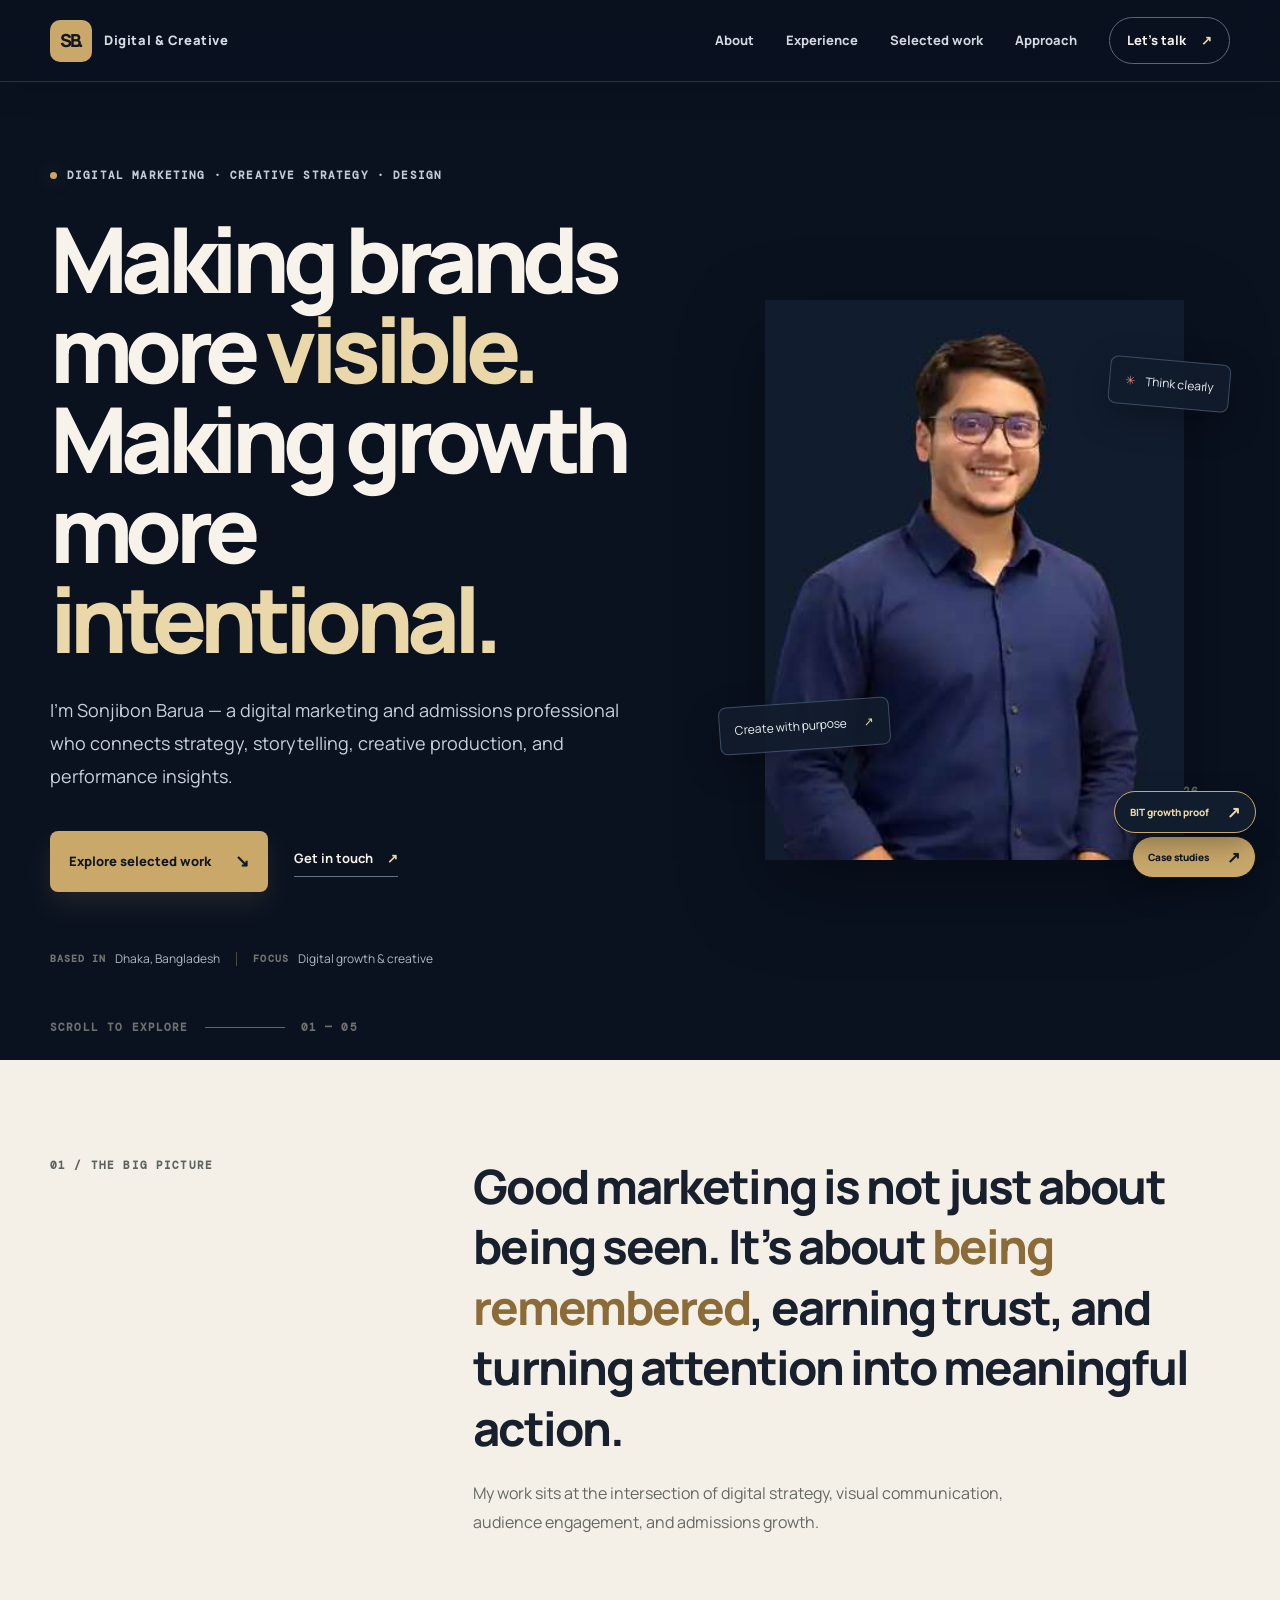
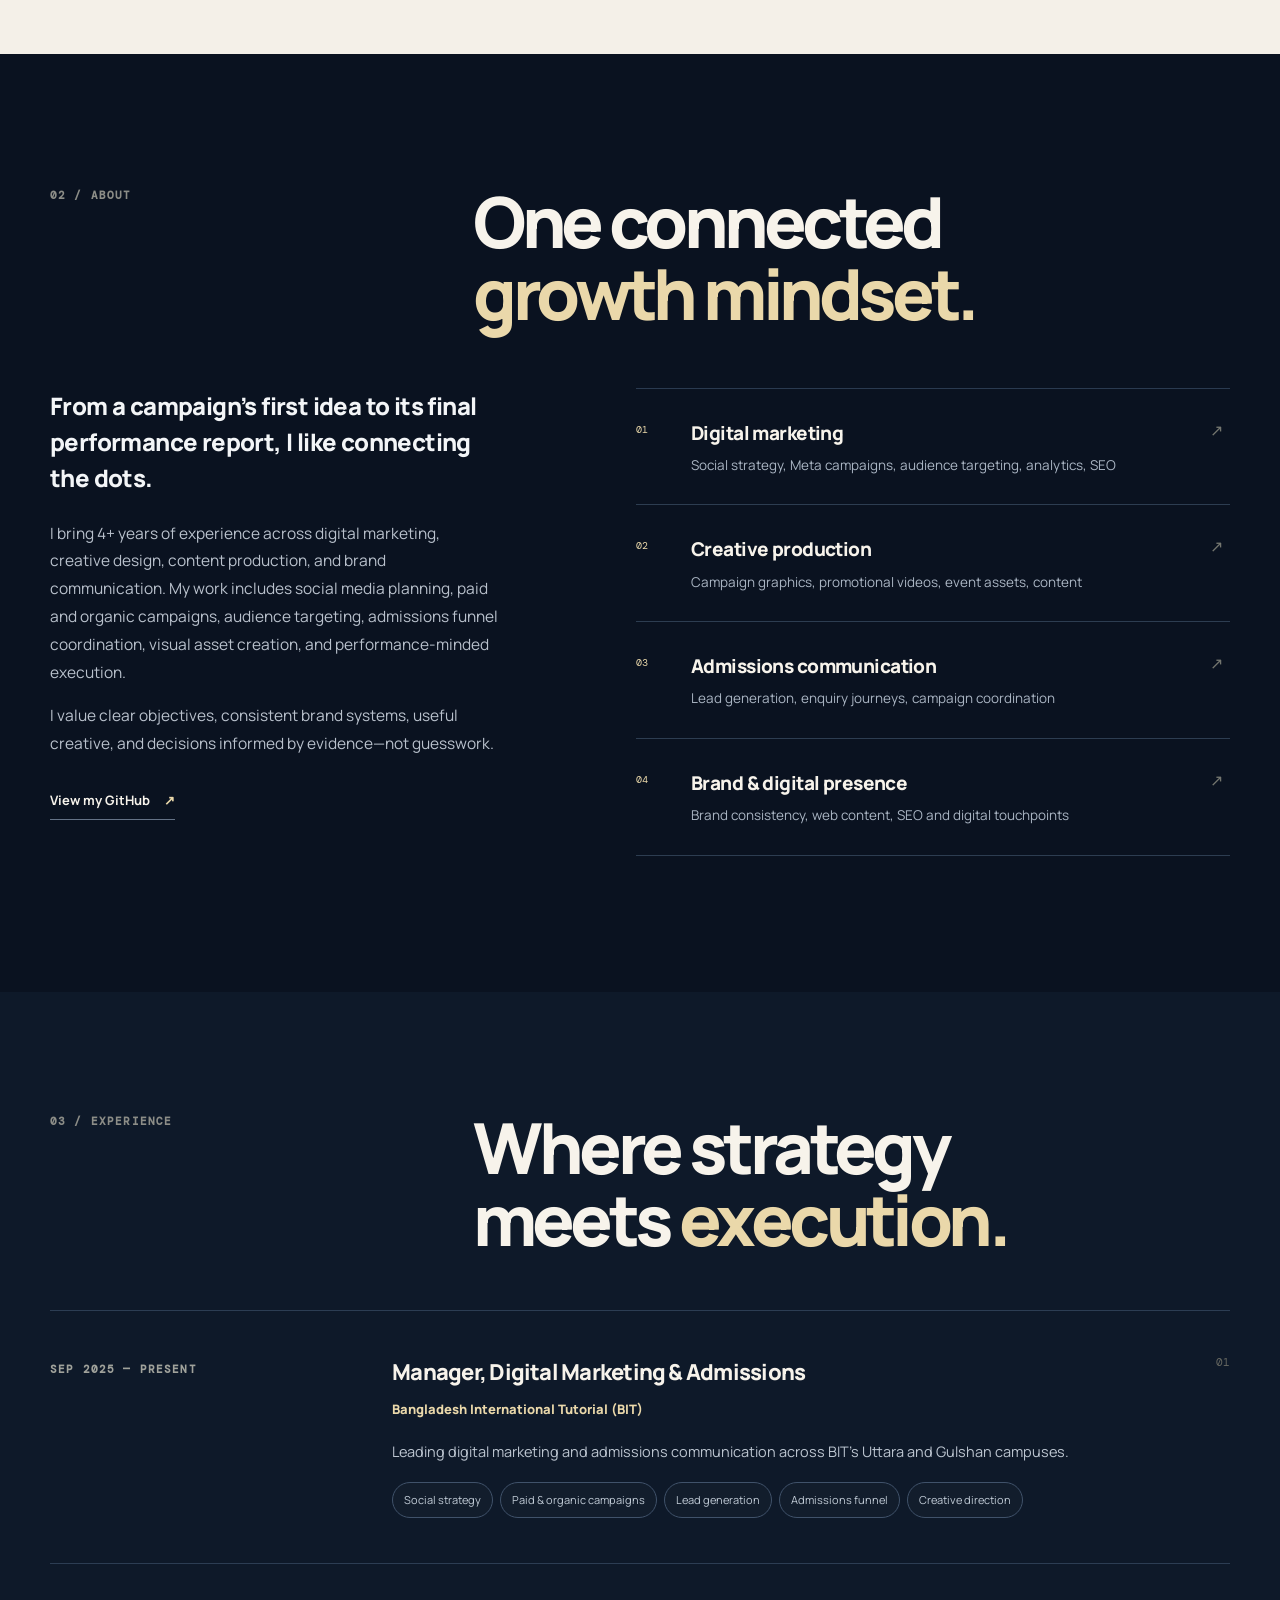
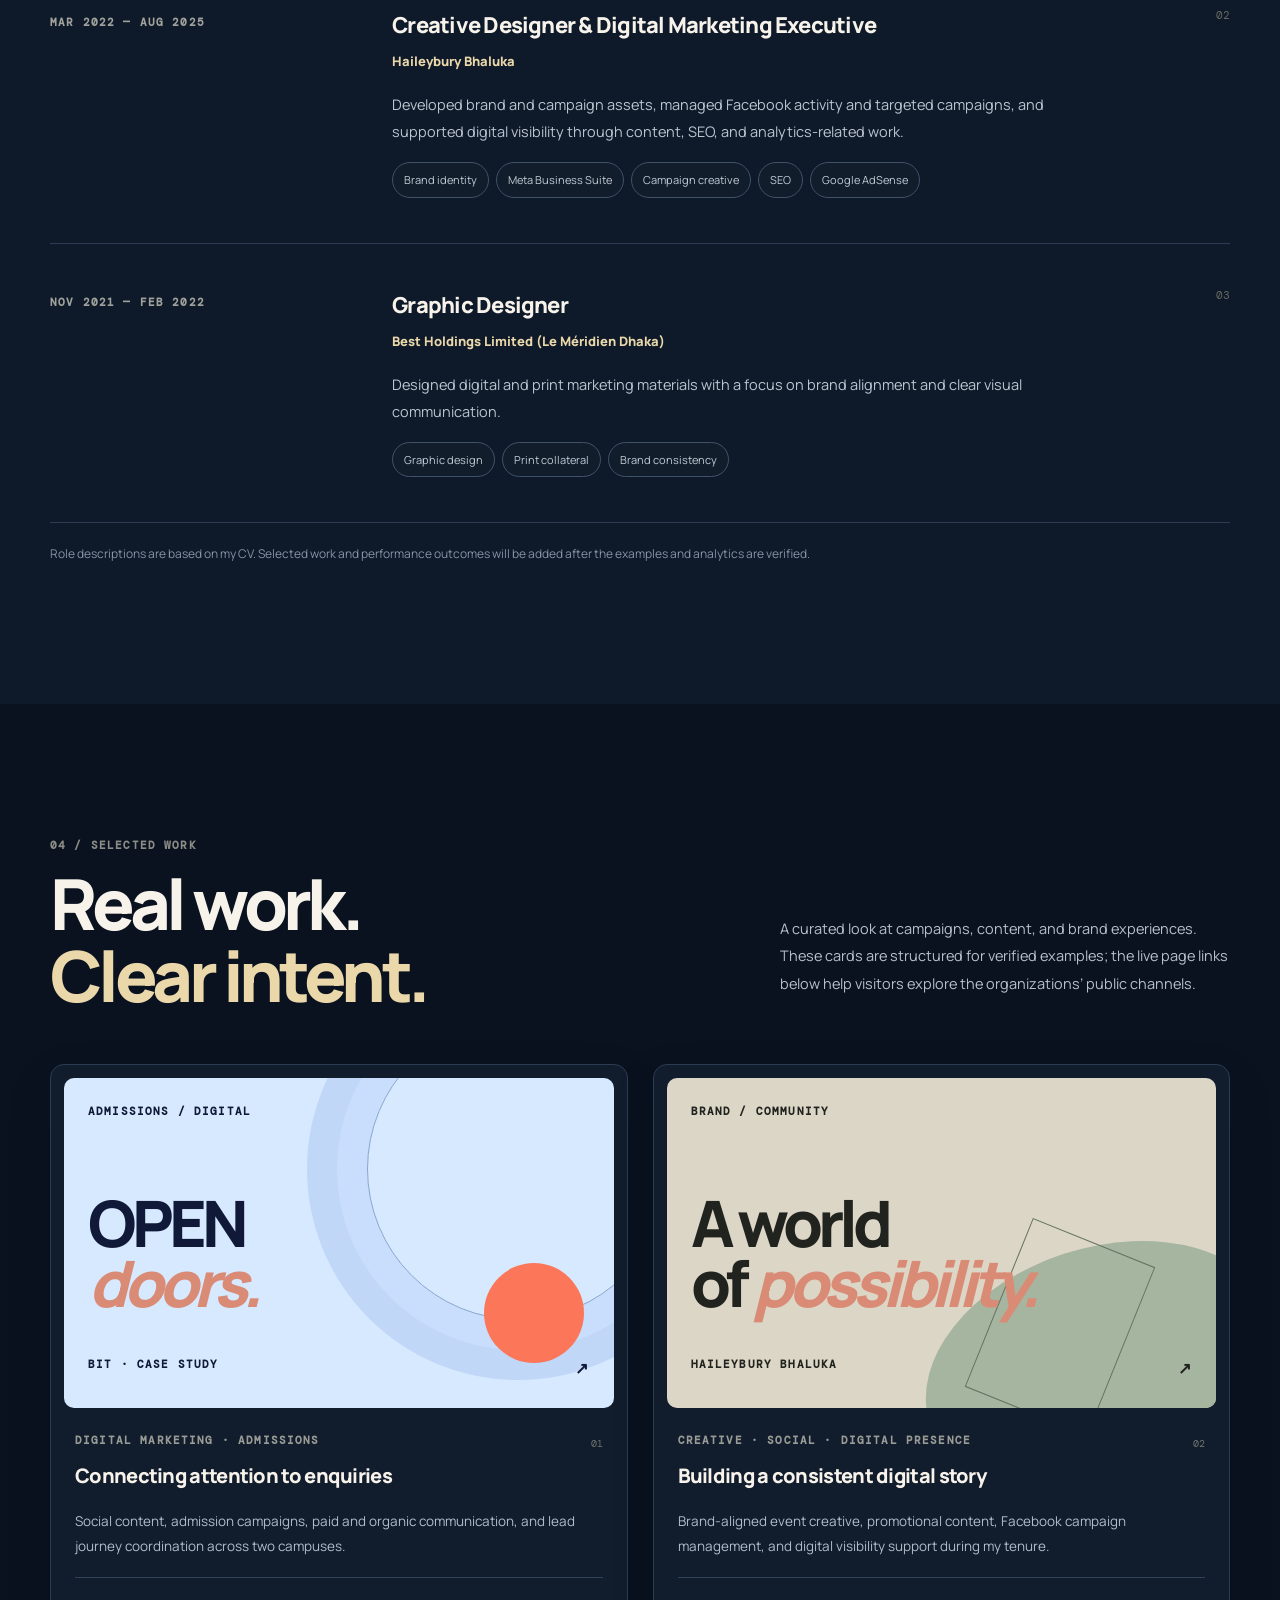
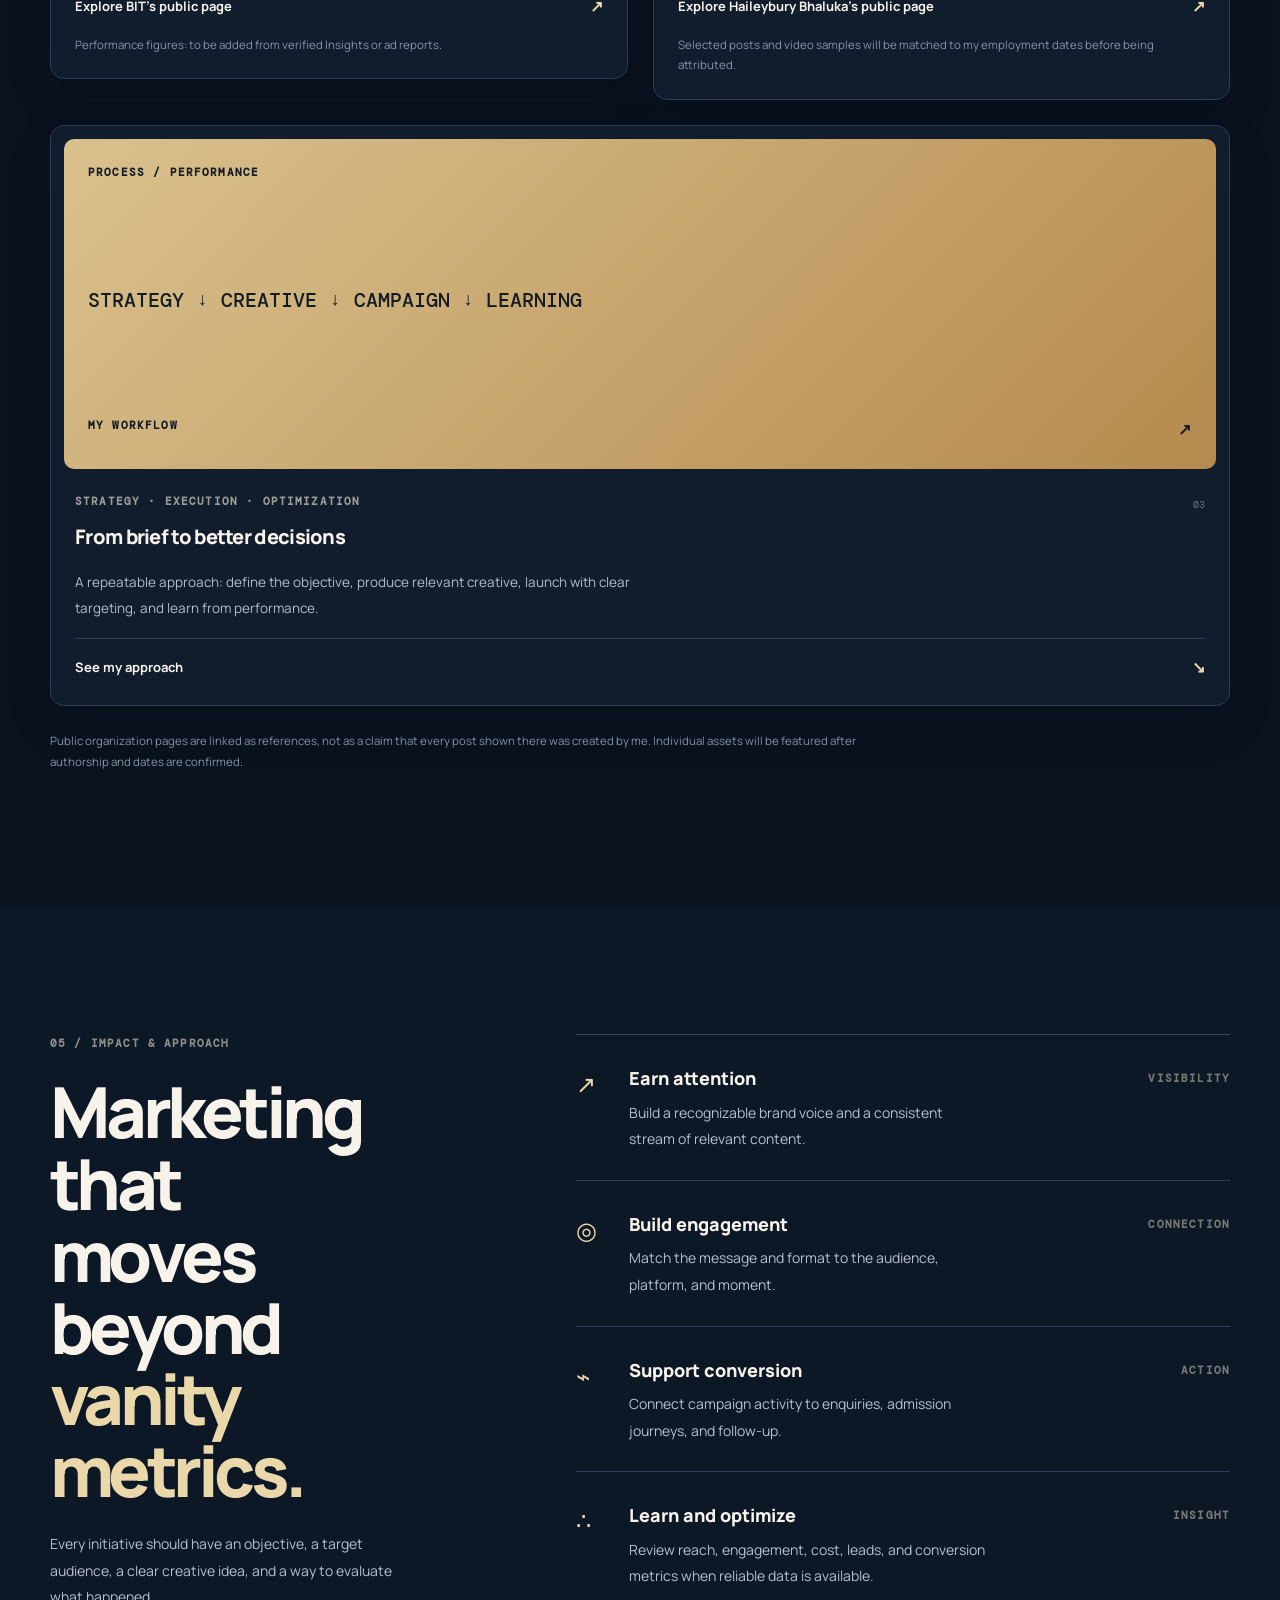
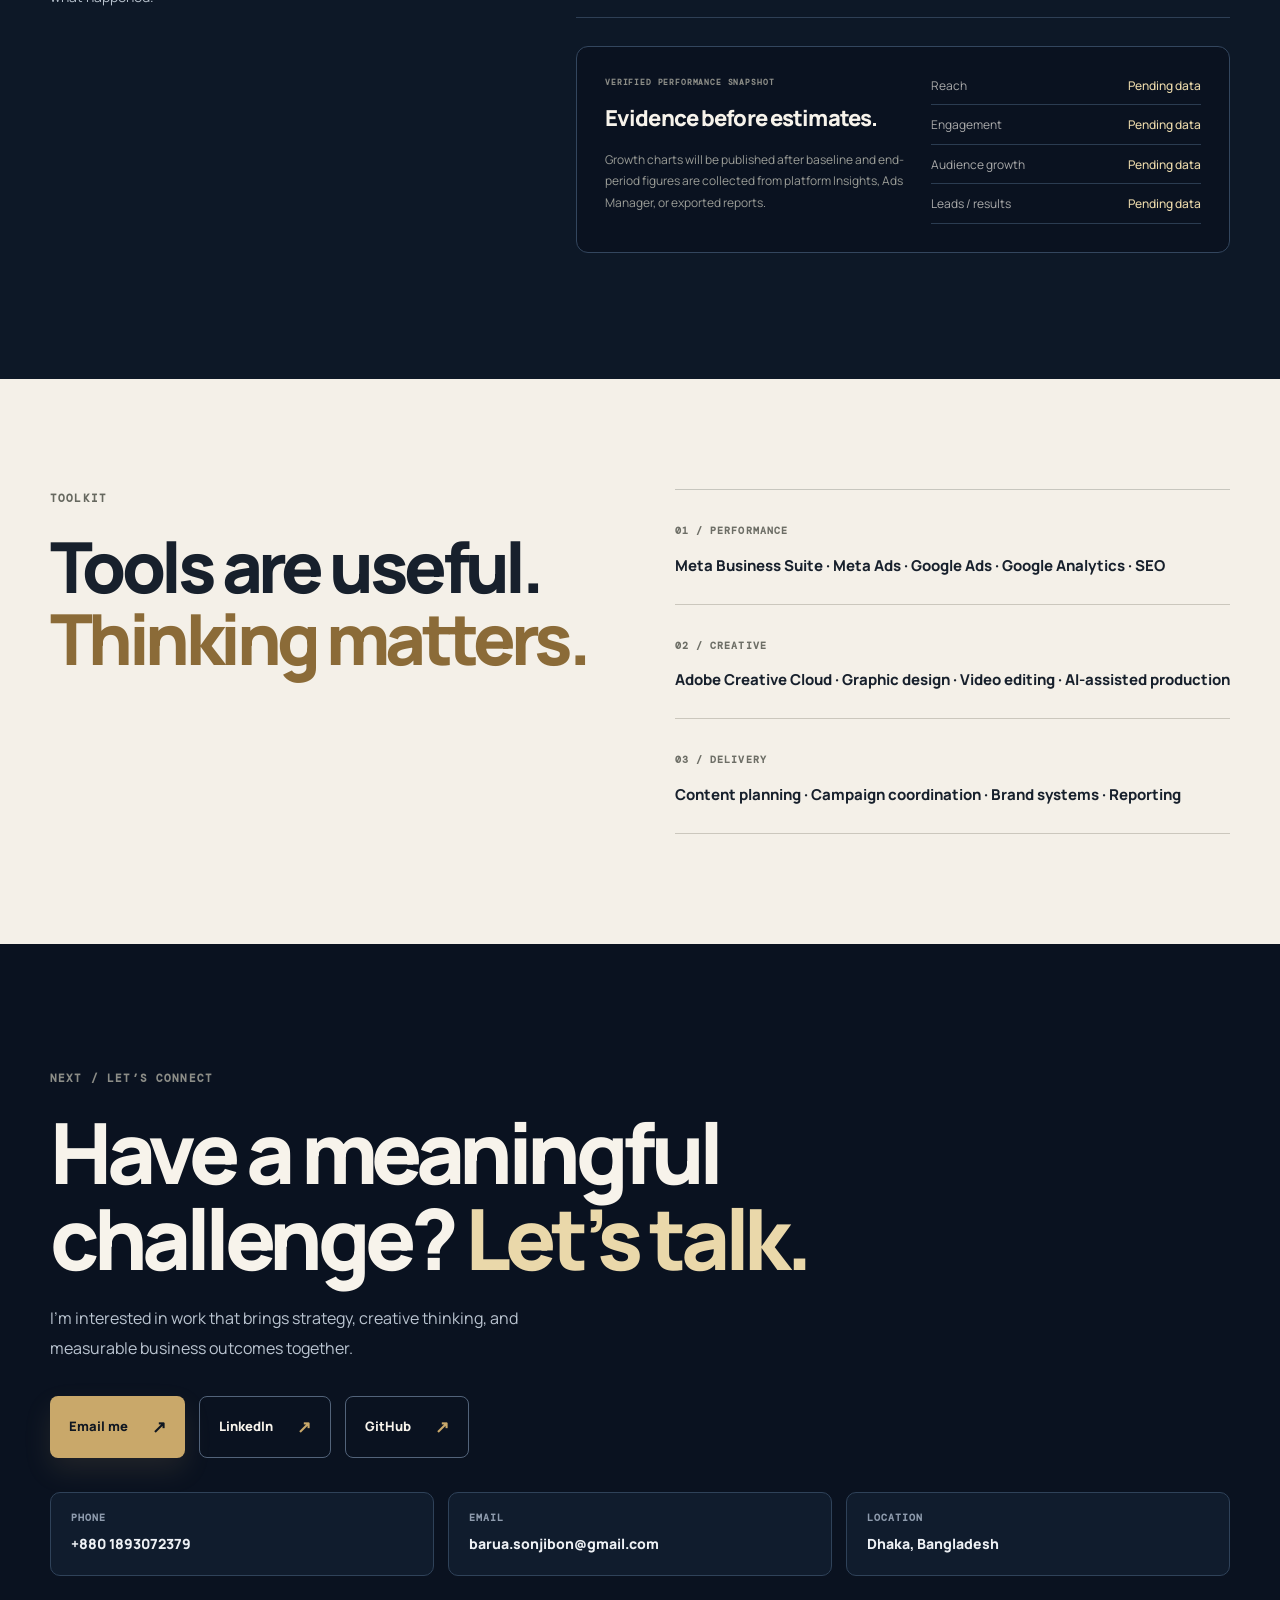
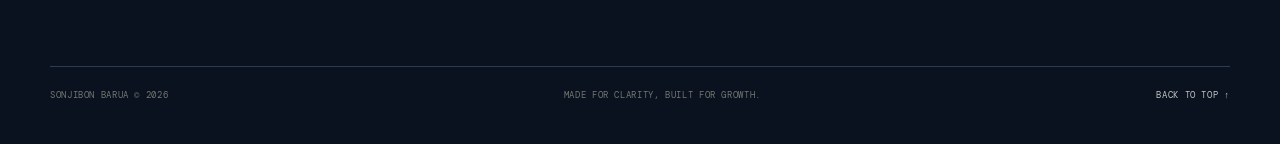
<file: index.html>
<!DOCTYPE html>
<html lang="en">
<head>
  <meta charset="UTF-8" />
  <meta name="viewport" content="width=device-width, initial-scale=1.0" />
  <meta name="description" content="Sonjibon Barua — Digital Marketing & Admissions Manager, Creative Designer and Brand Strategist." />
  <meta name="theme-color" content="#0b1220" />
  <link rel="preload" as="image" href="assets/profile.webp" fetchpriority="high" type="image/webp" />
  <title>Sonjibon Barua — Digital Marketing & Creative Strategy</title>
  <link rel="preconnect" href="https://fonts.googleapis.com">
  <link rel="preconnect" href="https://fonts.gstatic.com" crossorigin>
  <link href="https://fonts.googleapis.com/css2?family=DM+Mono:wght@400;500&family=Manrope:wght@400;500;600;700;800&display=swap" rel="stylesheet">
  <link rel="stylesheet" href="styles.css" />
  <link rel="stylesheet" href="theme.css" />
</head>
<body>
  <header class="site-header">
    <a class="brand" href="#home"><span class="brand-mark">SB.</span><span class="brand-label">Digital & Creative</span></a>
    <button class="menu-toggle" aria-label="Toggle navigation" aria-expanded="false"><span></span><span></span></button>
    <nav class="nav-links" aria-label="Main navigation">
      <a href="#about">About</a><a href="#experience">Experience</a><a href="#work">Selected work</a><a href="#approach">Approach</a><a class="nav-cta" href="#contact">Let’s talk <span>↗</span></a>
    </nav>
  </header>
  <main>
    <section class="hero section-wrap" id="home">
      <div class="hero-copy reveal">
        <div class="eyebrow"><span class="status-dot"></span> DIGITAL MARKETING · CREATIVE STRATEGY · DESIGN</div>
        <h1>Making brands<br>more <em>visible.</em><br>Making growth<br>more <em>intentional.</em></h1>
        <p class="hero-lede">I’m Sonjibon Barua — a digital marketing and admissions professional who connects strategy, storytelling, creative production, and performance insights.</p>
        <div class="hero-actions"><a class="button button-primary" href="#work">Explore selected work <span>↘</span></a><a class="text-link" href="#contact">Get in touch <span>↗</span></a></div>
        <div class="hero-note"><span class="mono">BASED IN</span> Dhaka, Bangladesh <span class="note-separator"></span> <span class="mono">FOCUS</span> Digital growth & creative</div>
      </div>
      <div class="hero-visual" aria-label="Sonjibon Barua — Digital Marketing & Admissions Manager, Creative Designer and Brand Strategist">
        <img class="profile-portrait" src="assets/profile.webp" width="360" height="470" alt="Sonjibon Barua — Digital Marketing & Admissions Manager, Creative Designer and Brand Strategist" fetchpriority="high" decoding="async" />
        <div class="visual-orbit orbit-one"></div><div class="visual-orbit orbit-two"></div>
        <div class="visual-core"><span>STRATEGY</span><strong>+</strong><span>CREATIVITY</span></div>
        <div class="float-tag tag-top"><span class="tag-spark">✳</span> Think clearly</div><div class="float-tag tag-bottom">Create with purpose <span>↗</span></div><div class="visual-index mono">PORTFOLIO / 2026</div>
      </div>
      <div class="hero-bottomline"><span>SCROLL TO EXPLORE</span><span class="scroll-line"></span><span>01 — 05</span></div>
    </section>

    <section class="intro-band"><div class="section-wrap intro-grid"><p class="section-kicker">01 / THE BIG PICTURE</p><div><p class="statement">Good marketing is not just about being seen. It’s about <span>being remembered</span>, earning trust, and turning attention into meaningful action.</p><p class="muted intro-sub">My work sits at the intersection of digital strategy, visual communication, audience engagement, and admissions growth.</p></div></div></section>

    <section class="section-wrap about-section" id="about">
      <div class="section-heading reveal"><p class="section-kicker">02 / ABOUT</p><h2>One connected<br><em>growth mindset.</em></h2></div>
      <div class="about-content reveal">
        <div class="about-copy"><p class="large-copy">From a campaign’s first idea to its final performance report, I like connecting the dots.</p><p>I bring 4+ years of experience across digital marketing, creative design, content production, and brand communication. My work includes social media planning, paid and organic campaigns, audience targeting, admissions funnel coordination, visual asset creation, and performance-minded execution.</p><p>I value clear objectives, consistent brand systems, useful creative, and decisions informed by evidence—not guesswork.</p><a class="text-link" href="https://github.com/SonjibonBarua" target="_blank" rel="noreferrer">View my GitHub <span>↗</span></a></div>
        <div class="capability-list">
          <div class="capability"><span class="cap-num">01</span><div><h3>Digital marketing</h3><p>Social strategy, Meta campaigns, audience targeting, analytics, SEO</p></div><span class="cap-arrow">↗</span></div>
          <div class="capability"><span class="cap-num">02</span><div><h3>Creative production</h3><p>Campaign graphics, promotional videos, event assets, content</p></div><span class="cap-arrow">↗</span></div>
          <div class="capability"><span class="cap-num">03</span><div><h3>Admissions communication</h3><p>Lead generation, enquiry journeys, campaign coordination</p></div><span class="cap-arrow">↗</span></div>
          <div class="capability"><span class="cap-num">04</span><div><h3>Brand & digital presence</h3><p>Brand consistency, web content, SEO and digital touchpoints</p></div><span class="cap-arrow">↗</span></div>
        </div>
      </div>
    </section>

    <section class="experience-section" id="experience"><div class="section-wrap">
      <div class="section-heading reveal"><p class="section-kicker">03 / EXPERIENCE</p><h2>Where strategy<br>meets <em>execution.</em></h2></div>
      <div class="timeline">
        <article class="timeline-item reveal"><div class="timeline-date mono">SEP 2025 — PRESENT</div><div class="timeline-main"><div class="timeline-top"><div><h3>Manager, Digital Marketing & Admissions</h3><p class="company">Bangladesh International Tutorial (BIT)</p></div><span class="timeline-index">01</span></div><p class="timeline-description">Leading digital marketing and admissions communication across BIT’s Uttara and Gulshan campuses.</p><div class="tag-row"><span>Social strategy</span><span>Paid & organic campaigns</span><span>Lead generation</span><span>Admissions funnel</span><span>Creative direction</span></div></div></article>
        <article class="timeline-item reveal"><div class="timeline-date mono">MAR 2022 — AUG 2025</div><div class="timeline-main"><div class="timeline-top"><div><h3>Creative Designer & Digital Marketing Executive</h3><p class="company">Haileybury Bhaluka</p></div><span class="timeline-index">02</span></div><p class="timeline-description">Developed brand and campaign assets, managed Facebook activity and targeted campaigns, and supported digital visibility through content, SEO, and analytics-related work.</p><div class="tag-row"><span>Brand identity</span><span>Meta Business Suite</span><span>Campaign creative</span><span>SEO</span><span>Google AdSense</span></div></div></article>
        <article class="timeline-item reveal"><div class="timeline-date mono">NOV 2021 — FEB 2022</div><div class="timeline-main"><div class="timeline-top"><div><h3>Graphic Designer</h3><p class="company">Best Holdings Limited (Le Méridien Dhaka)</p></div><span class="timeline-index">03</span></div><p class="timeline-description">Designed digital and print marketing materials with a focus on brand alignment and clear visual communication.</p><div class="tag-row"><span>Graphic design</span><span>Print collateral</span><span>Brand consistency</span></div></div></article>
      </div><p class="small-note">Role descriptions are based on my CV. Selected work and performance outcomes will be added after the examples and analytics are verified.</p>
    </div></section>

    <section class="section-wrap work-section" id="work">
      <div class="work-header reveal"><div><p class="section-kicker">04 / SELECTED WORK</p><h2>Real work.<br><em>Clear intent.</em></h2></div><p class="work-intro">A curated look at campaigns, content, and brand experiences. These cards are structured for verified examples; the live page links below help visitors explore the organizations’ public channels.</p></div>
      <div class="project-grid">
        <article class="project-card project-dark reveal"><div class="project-art art-bit"><span class="art-label">ADMISSIONS / DIGITAL</span><div class="art-typography">OPEN<br><em>doors.</em></div><div class="art-foot"><span>BIT · CASE STUDY</span><span>↗</span></div></div><div class="project-meta"><div><p class="project-type">DIGITAL MARKETING · ADMISSIONS</p><h3>Connecting attention to enquiries</h3></div><span class="project-number">01</span></div><p class="project-description">Social content, admission campaigns, paid and organic communication, and lead journey coordination across two campuses.</p><a class="project-link" href="https://www.facebook.com/bitschoolofficialpage" target="_blank" rel="noreferrer">Explore BIT’s public page <span>↗</span></a><p class="evidence-note">Performance figures: to be added from verified Insights or ad reports.</p></article>
        <article class="project-card project-light reveal"><div class="project-art art-hailey"><span class="art-label">BRAND / COMMUNITY</span><div class="art-typography">A world<br>of <em>possibility.</em></div><div class="art-foot"><span>HAILEYBURY BHALUKA</span><span>↗</span></div></div><div class="project-meta"><div><p class="project-type">CREATIVE · SOCIAL · DIGITAL PRESENCE</p><h3>Building a consistent digital story</h3></div><span class="project-number">02</span></div><p class="project-description">Brand-aligned event creative, promotional content, Facebook campaign management, and digital visibility support during my tenure.</p><a class="project-link" href="https://www.facebook.com/haileybury.bhaluka" target="_blank" rel="noreferrer">Explore Haileybury Bhaluka’s public page <span>↗</span></a><p class="evidence-note">Selected posts and video samples will be matched to my employment dates before being attributed.</p></article>
        <article class="project-card project-lime reveal"><div class="project-art art-process"><span class="art-label">PROCESS / PERFORMANCE</span><div class="process-stack"><span>STRATEGY</span><b>↓</b><span>CREATIVE</span><b>↓</b><span>CAMPAIGN</span><b>↓</b><span>LEARNING</span></div><div class="art-foot"><span>MY WORKFLOW</span><span>↗</span></div></div><div class="project-meta"><div><p class="project-type">STRATEGY · EXECUTION · OPTIMIZATION</p><h3>From brief to better decisions</h3></div><span class="project-number">03</span></div><p class="project-description">A repeatable approach: define the objective, produce relevant creative, launch with clear targeting, and learn from performance.</p><a class="project-link" href="#approach">See my approach <span>↘</span></a></article>
      </div>
      <div class="work-disclaimer">Public organization pages are linked as references, not as a claim that every post shown there was created by me. Individual assets will be featured after authorship and dates are confirmed.</div>
    </section>

    <section class="impact-section" id="approach"><div class="section-wrap impact-layout">
      <div class="impact-heading reveal"><p class="section-kicker">05 / IMPACT & APPROACH</p><h2>Marketing that<br>moves beyond<br><em>vanity metrics.</em></h2><p>Every initiative should have an objective, a target audience, a clear creative idea, and a way to evaluate what happened.</p></div>
      <div class="impact-content">
        <div class="impact-row reveal"><span class="impact-icon">↗</span><div><h3>Earn attention</h3><p>Build a recognizable brand voice and a consistent stream of relevant content.</p></div><span class="impact-label">VISIBILITY</span></div>
        <div class="impact-row reveal"><span class="impact-icon">◎</span><div><h3>Build engagement</h3><p>Match the message and format to the audience, platform, and moment.</p></div><span class="impact-label">CONNECTION</span></div>
        <div class="impact-row reveal"><span class="impact-icon">⌁</span><div><h3>Support conversion</h3><p>Connect campaign activity to enquiries, admission journeys, and follow-up.</p></div><span class="impact-label">ACTION</span></div>
        <div class="impact-row reveal"><span class="impact-icon">∴</span><div><h3>Learn and optimize</h3><p>Review reach, engagement, cost, leads, and conversion metrics when reliable data is available.</p></div><span class="impact-label">INSIGHT</span></div>
        <div class="metrics-panel reveal"><div><p class="section-kicker">VERIFIED PERFORMANCE SNAPSHOT</p><h3>Evidence before estimates.</h3><p>Growth charts will be published after baseline and end-period figures are collected from platform Insights, Ads Manager, or exported reports.</p></div><div class="metric-placeholders"><span>Reach <b>Pending data</b></span><span>Engagement <b>Pending data</b></span><span>Audience growth <b>Pending data</b></span><span>Leads / results <b>Pending data</b></span></div></div>
      </div>
    </div></section>

    <section class="toolkit-section"><div class="section-wrap toolkit-grid"><div class="toolkit-title reveal"><p class="section-kicker">TOOLKIT</p><h2>Tools are useful.<br><em>Thinking matters.</em></h2></div><div class="tool-groups reveal"><div class="tool-group"><span class="mono">01 / PERFORMANCE</span><p>Meta Business Suite · Meta Ads · Google Ads · Google Analytics · SEO</p></div><div class="tool-group"><span class="mono">02 / CREATIVE</span><p>Adobe Creative Cloud · Graphic design · Video editing · AI-assisted production</p></div><div class="tool-group"><span class="mono">03 / DELIVERY</span><p>Content planning · Campaign coordination · Brand systems · Reporting</p></div></div></div></section>

    <section class="contact-section" id="contact"><div class="section-wrap contact-inner reveal"><p class="section-kicker">NEXT / LET’S CONNECT</p><h2>Have a meaningful<br>challenge? <em>Let’s talk.</em></h2><p>I’m interested in work that brings strategy, creative thinking, and measurable business outcomes together.</p><div class="contact-actions"><a class="button button-primary" href="mailto:barua.sonjibon@gmail.com">Email me <span>↗</span></a><a class="button button-outline" href="https://www.linkedin.com/in/sonjibon" target="_blank" rel="noreferrer">LinkedIn <span>↗</span></a><a class="button button-outline" href="https://github.com/SonjibonBarua" target="_blank" rel="noreferrer">GitHub <span>↗</span></a></div><div class="contact-footer"><span>SONJIBON BARUA © <span id="year"></span></span><span>MADE FOR CLARITY, BUILT FOR GROWTH.</span><a href="#home">BACK TO TOP ↑</a></div></div></section>
  </main>
  <script src="script.js"></script>
</body>
</html>
</file>
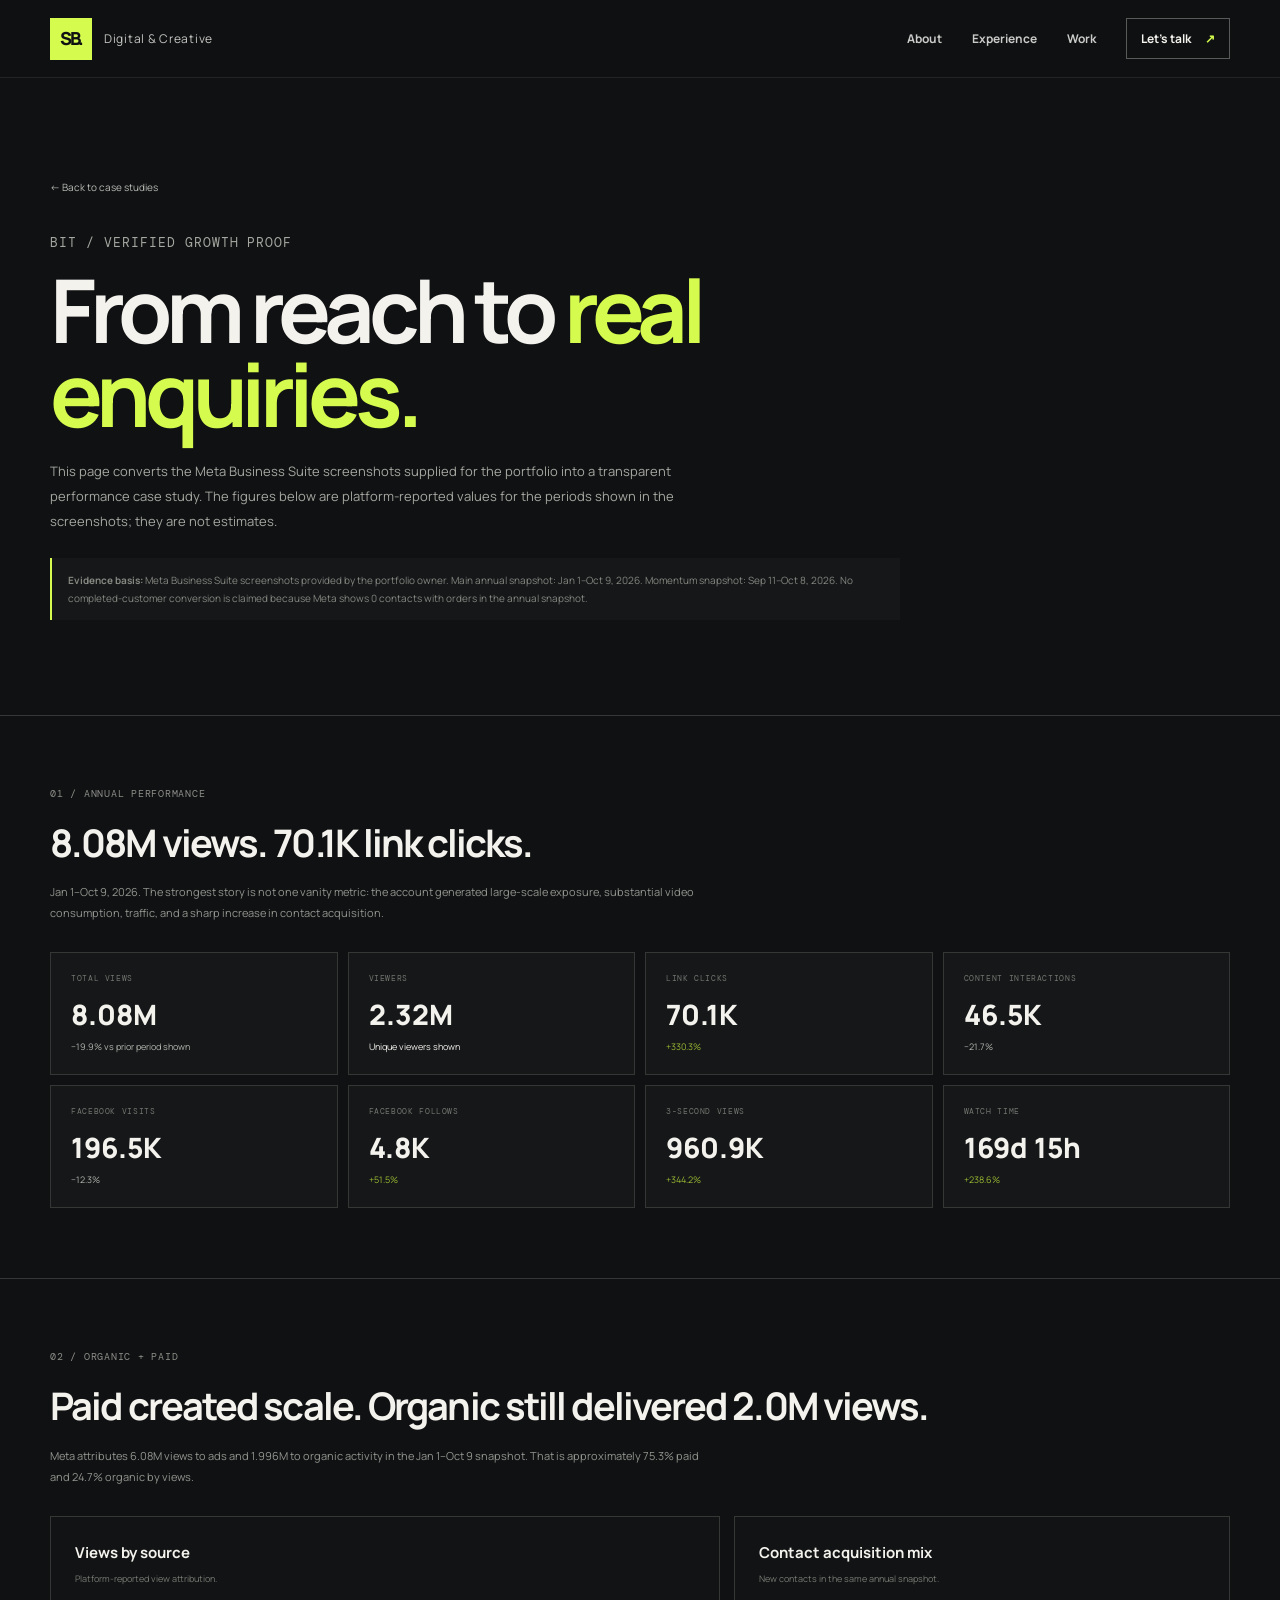
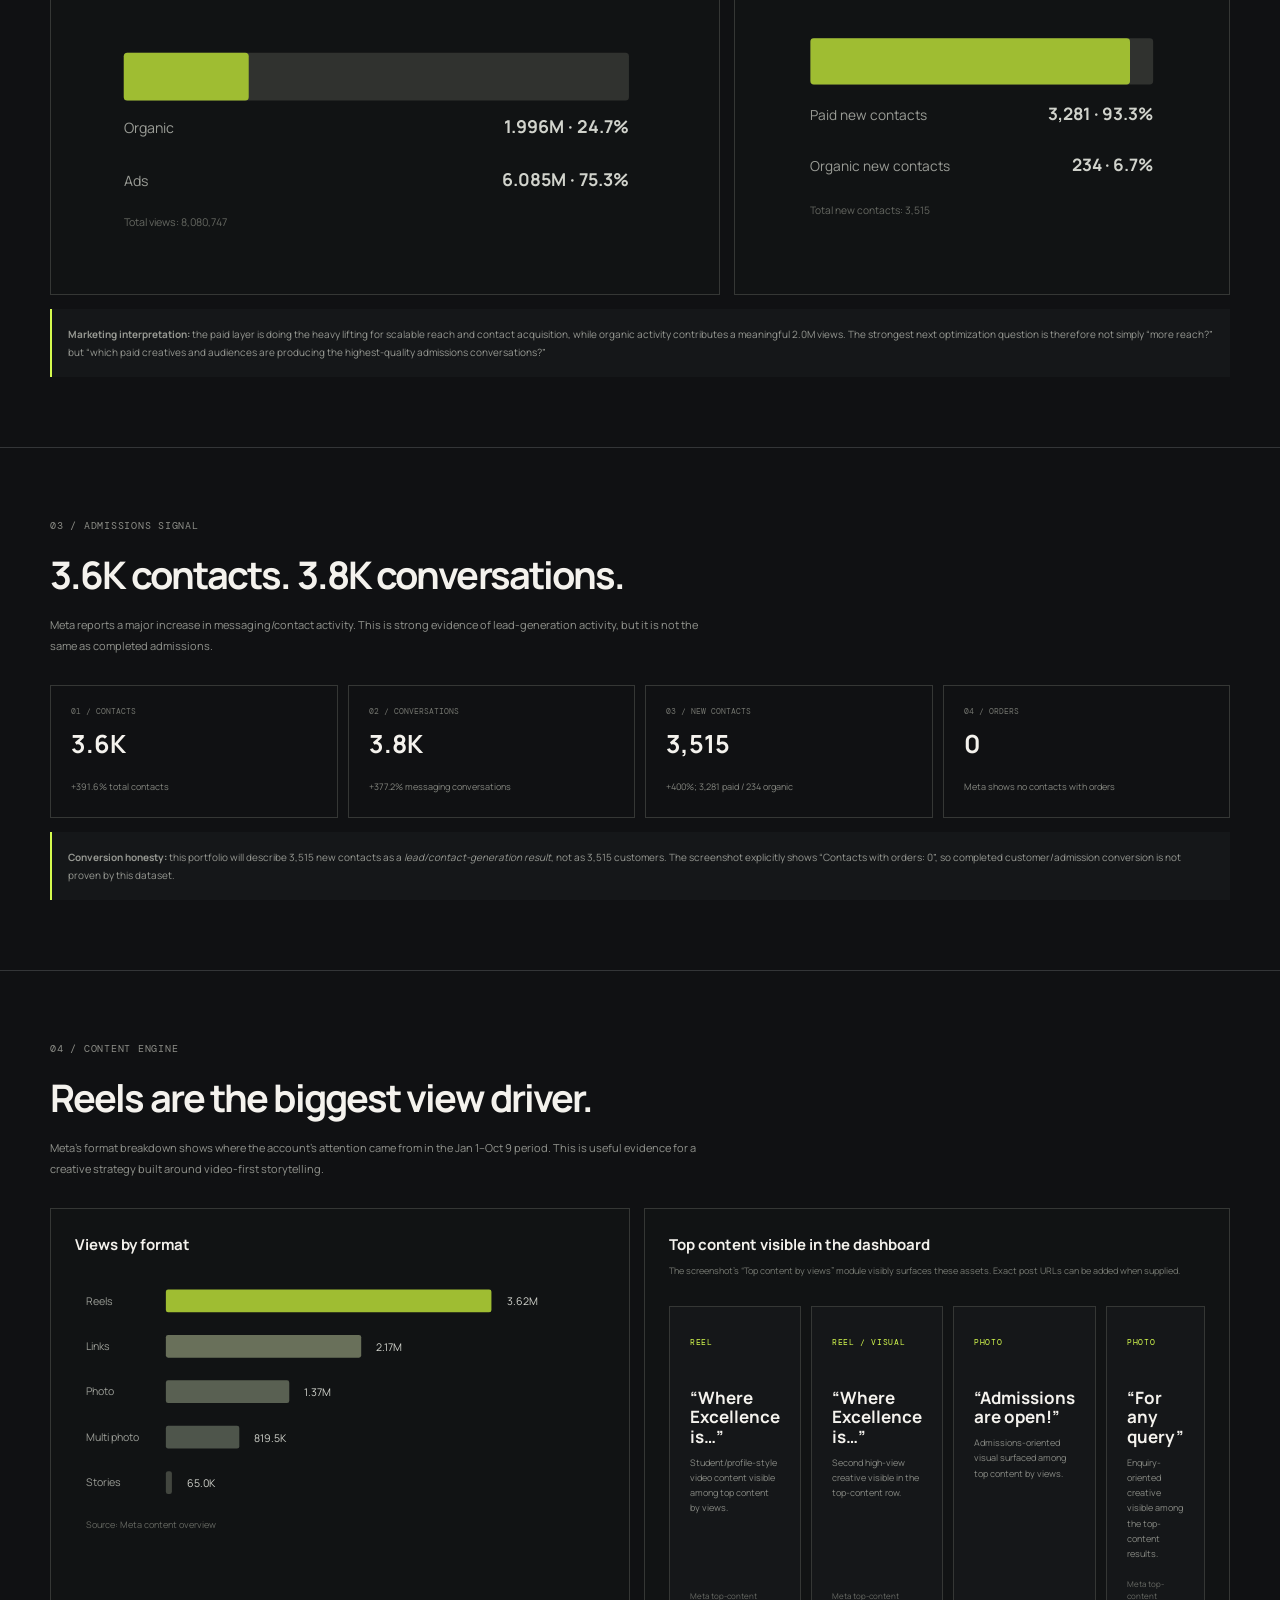
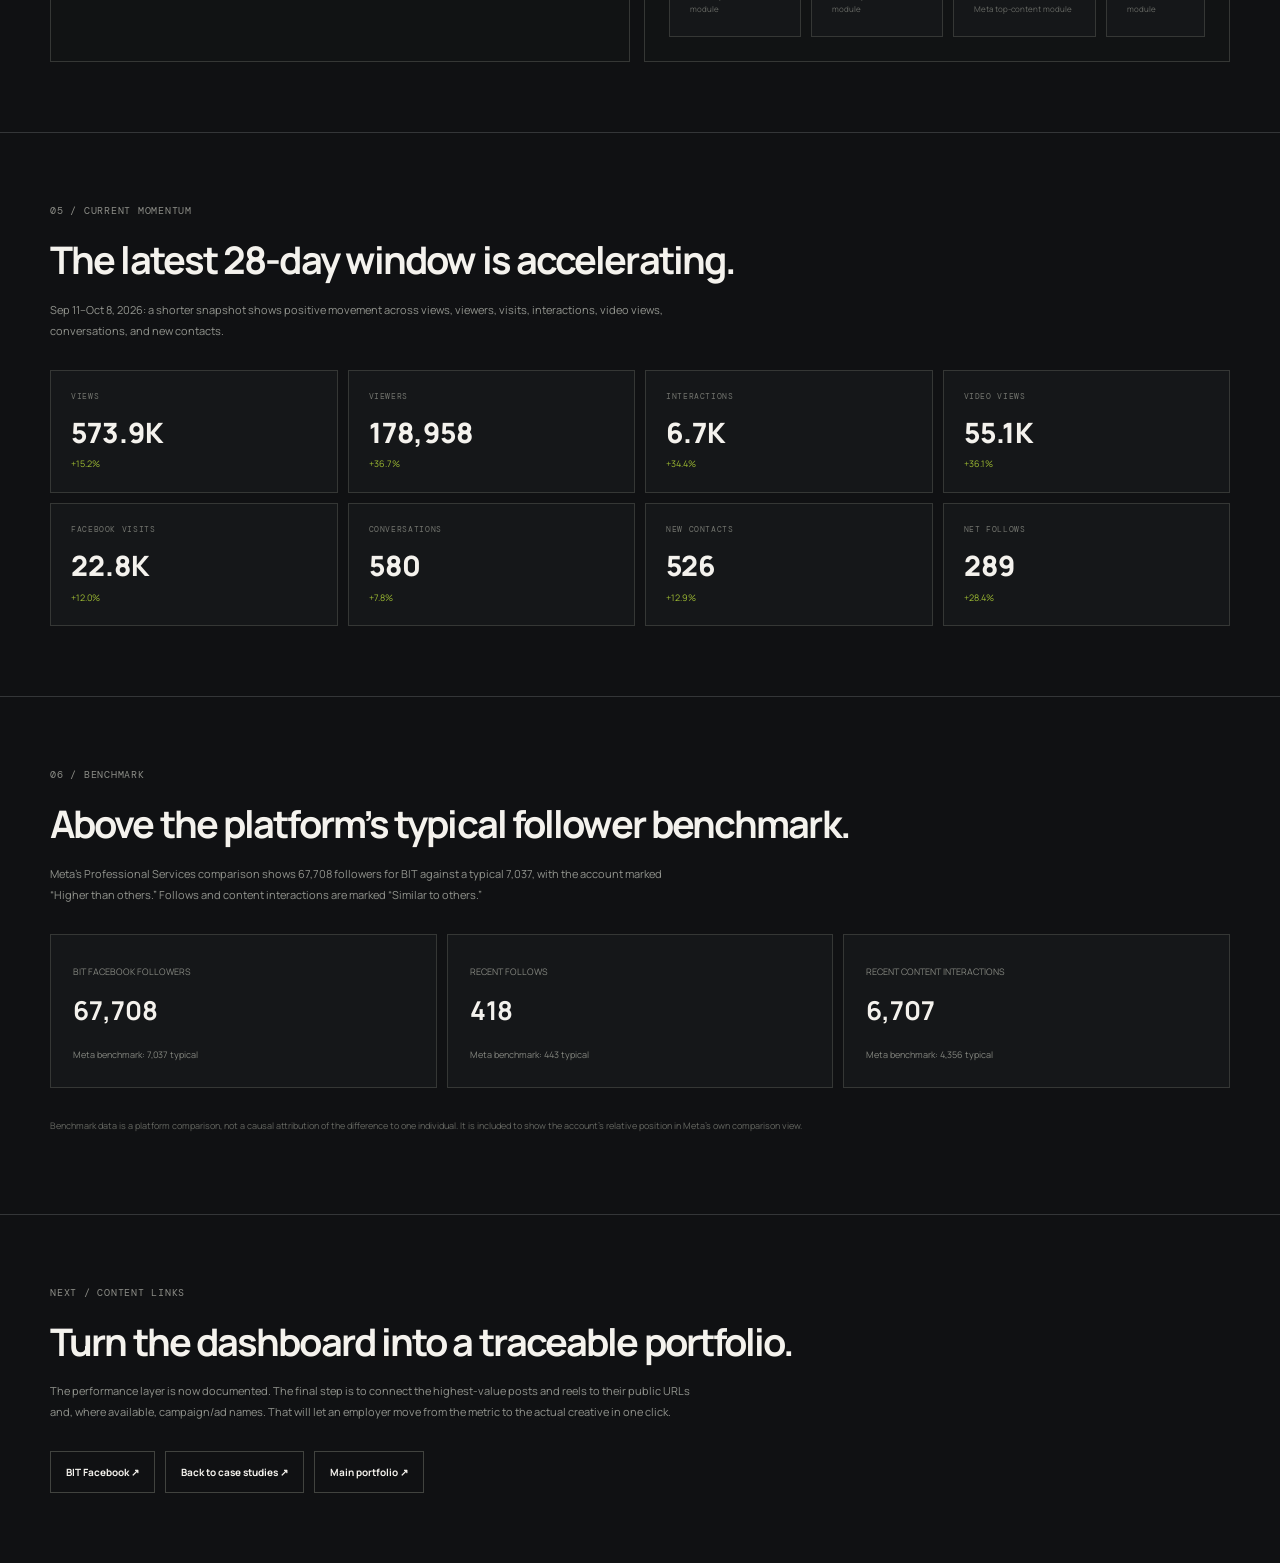
<file: bit-growth-proof.html>
<!DOCTYPE html>
<html lang="en">
<head>
<meta charset="UTF-8">
<meta name="viewport" content="width=device-width, initial-scale=1.0">
<meta name="description" content="Verified BIT Meta Business Suite performance snapshot — Sonjibon Barua portfolio case study.">
<title>BIT Growth Proof — Sonjibon Barua</title>
<link rel="preconnect" href="https://fonts.googleapis.com">
<link rel="preconnect" href="https://fonts.gstatic.com" crossorigin>
<link href="https://fonts.googleapis.com/css2?family=DM+Mono:wght@400;500&family=Manrope:wght@400;500;600;700;800&display=swap" rel="stylesheet">
<link rel="stylesheet" href="styles.css">
<style>
.proof-page{padding:95px 0}.proof-hero{max-width:850px}.proof-hero h1{font-size:clamp(48px,7vw,88px);line-height:.95;letter-spacing:-.07em;margin:12px 0 24px}.proof-hero h1 em{color:var(--accent);font-style:normal}.proof-hero p{max-width:700px;color:#a5a7a0;font-size:13px;line-height:1.9}.back{font-size:10px;color:#b9bbb5}.source-note{margin-top:24px;border-left:2px solid var(--accent);padding:13px 16px;background:#151719;font-size:10px;color:#858780;line-height:1.8}.section{padding:70px 0;border-top:1px solid #343638}.section h2{font-size:38px;letter-spacing:-.05em;margin:10px 0}.section-intro{color:#92948e;font-size:11px;line-height:1.9;max-width:650px}.metric-grid{display:grid;grid-template-columns:repeat(4,1fr);gap:10px;margin-top:28px}.metric{border:1px solid #353735;background:#151719;padding:20px}.metric .label{font:8px 'DM Mono',monospace;color:#72746e;letter-spacing:.08em}.metric .num{font-size:28px;font-weight:800;margin:9px 0 3px}.metric .change{font-size:9px}.up{color:#9fbd32}.down{color:#b3b5ae}.chart-grid{display:grid;grid-template-columns:1.15fr .85fr;gap:14px;margin-top:28px}.card{border:1px solid #353735;background:#111314;padding:24px}.card h3{font-size:15px;margin:0 0 6px}.card p{font-size:9px;color:#777a73;line-height:1.7;margin:0 0 18px}.chart{width:100%;height:auto;display:block}.insight{margin-top:14px;padding:16px;background:#151719;border-left:2px solid var(--accent);font-size:10px;color:#969892;line-height:1.8}.funnel{display:grid;grid-template-columns:repeat(4,1fr);gap:10px;margin-top:28px}.funnel-item{padding:20px;border:1px solid #353735}.funnel-item .step{font:8px 'DM Mono',monospace;color:#72746e}.funnel-item strong{display:block;font-size:25px;margin:8px 0}.funnel-item span{font-size:9px;color:#858780}.gallery{display:grid;grid-template-columns:repeat(4,1fr);gap:10px;margin-top:28px}.gallery-card{border:1px solid #353735;background:#151719;min-height:210px;padding:20px;display:flex;flex-direction:column;justify-content:space-between}.gallery-card .format{font:8px 'DM Mono',monospace;color:var(--accent);letter-spacing:.08em}.gallery-card h3{font-size:17px;line-height:1.15;margin:35px 0 8px}.gallery-card p{font-size:9px;color:#888a84;line-height:1.7;margin:0}.gallery-card .evidence{font-size:8px;color:#686a65;margin-top:16px}.benchmark{display:grid;grid-template-columns:1fr 1fr 1fr;gap:10px;margin-top:28px}.bench{padding:22px;border:1px solid #353735;background:#151719}.bench b{display:block;font-size:26px;margin:8px 0}.bench span{font-size:9px;color:#858780}.footer-note{margin-top:30px;color:#666862;font-size:9px;line-height:1.8}.actions{display:flex;gap:10px;flex-wrap:wrap;margin-top:28px}.actions a{border:1px solid #41433f;padding:12px 15px;font-size:10px;font-weight:700}.actions a:hover{background:#242625;color:var(--accent)}
@media(max-width:800px){.metric-grid,.funnel,.gallery{grid-template-columns:1fr 1fr}.chart-grid,.benchmark{grid-template-columns:1fr}}@media(max-width:520px){.metric-grid,.funnel,.gallery{grid-template-columns:1fr}.proof-page{padding:65px 0}}
</style>
</head>
<body>
<header class="site-header"><a class="brand" href="index.html"><span class="brand-mark">SB.</span><span class="brand-label">Digital & Creative</span></a><nav class="nav-links" style="display:flex"><a href="index.html#about">About</a><a href="index.html#experience">Experience</a><a href="index.html#work">Work</a><a class="nav-cta" href="index.html#contact">Let’s talk <span>↗</span></a></nav></header>
<main>
<section class="proof-page section-wrap"><div class="proof-hero"><a class="back" href="case-studies.html">← Back to case studies</a><p class="section-kicker" style="margin-top:32px">BIT / VERIFIED GROWTH PROOF</p><h1>From reach to <em>real enquiries.</em></h1><p>This page converts the Meta Business Suite screenshots supplied for the portfolio into a transparent performance case study. The figures below are platform-reported values for the periods shown in the screenshots; they are not estimates.</p><div class="source-note"><strong>Evidence basis:</strong> Meta Business Suite screenshots provided by the portfolio owner. Main annual snapshot: Jan 1–Oct 9, 2026. Momentum snapshot: Sep 11–Oct 8, 2026. No completed-customer conversion is claimed because Meta shows 0 contacts with orders in the annual snapshot.</div></div></section>
<section class="section"><div class="section-wrap"><p class="section-kicker">01 / ANNUAL PERFORMANCE</p><h2>8.08M views. 70.1K link clicks.</h2><p class="section-intro">Jan 1–Oct 9, 2026. The strongest story is not one vanity metric: the account generated large-scale exposure, substantial video consumption, traffic, and a sharp increase in contact acquisition.</p><div class="metric-grid">
<div class="metric"><div class="label">TOTAL VIEWS</div><div class="num">8.08M</div><div class="change down">−19.9% vs prior period shown</div></div>
<div class="metric"><div class="label">VIEWERS</div><div class="num">2.32M</div><div class="change">Unique viewers shown</div></div>
<div class="metric"><div class="label">LINK CLICKS</div><div class="num">70.1K</div><div class="change up">+330.3%</div></div>
<div class="metric"><div class="label">CONTENT INTERACTIONS</div><div class="num">46.5K</div><div class="change down">−21.7%</div></div>
<div class="metric"><div class="label">FACEBOOK VISITS</div><div class="num">196.5K</div><div class="change down">−12.3%</div></div>
<div class="metric"><div class="label">FACEBOOK FOLLOWS</div><div class="num">4.8K</div><div class="change up">+51.5%</div></div>
<div class="metric"><div class="label">3-SECOND VIEWS</div><div class="num">960.9K</div><div class="change up">+344.2%</div></div>
<div class="metric"><div class="label">WATCH TIME</div><div class="num">169d 15h</div><div class="change up">+238.6%</div></div>
</div></div></section>
<section class="section"><div class="section-wrap"><p class="section-kicker">02 / ORGANIC + PAID</p><h2>Paid created scale. Organic still delivered 2.0M views.</h2><p class="section-intro">Meta attributes 6.08M views to ads and 1.996M to organic activity in the Jan 1–Oct 9 snapshot. That is approximately 75.3% paid and 24.7% organic by views.</p><div class="chart-grid"><div class="card"><h3>Views by source</h3><p>Platform-reported view attribution.</p><svg class="chart" viewBox="0 0 700 300" role="img" aria-label="Views split between organic and ads"><rect x="55" y="55" width="570" height="54" rx="4" fill="#30322f"/><rect x="55" y="55" width="141" height="54" rx="4" fill="#9fbd32"/><text x="55" y="145" fill="#9b9d97" font-size="16">Organic</text><text x="625" y="145" text-anchor="end" fill="#d1d3cc" font-size="20" font-weight="700">1.996M · 24.7%</text><text x="55" y="205" fill="#9b9d97" font-size="16">Ads</text><text x="625" y="205" text-anchor="end" fill="#d1d3cc" font-size="20" font-weight="700">6.085M · 75.3%</text><text x="55" y="250" fill="#666862" font-size="12">Total views: 8,080,747</text></svg></div><div class="card"><h3>Contact acquisition mix</h3><p>New contacts in the same annual snapshot.</p><svg class="chart" viewBox="0 0 520 300" role="img" aria-label="New contacts split between paid and organic"><rect x="60" y="40" width="400" height="54" rx="4" fill="#30322f"/><rect x="60" y="40" width="373" height="54" rx="4" fill="#9fbd32"/><text x="60" y="135" fill="#9b9d97" font-size="16">Paid new contacts</text><text x="460" y="135" text-anchor="end" fill="#d1d3cc" font-size="20" font-weight="700">3,281 · 93.3%</text><text x="60" y="195" fill="#9b9d97" font-size="16">Organic new contacts</text><text x="460" y="195" text-anchor="end" fill="#d1d3cc" font-size="20" font-weight="700">234 · 6.7%</text><text x="60" y="245" fill="#666862" font-size="12">Total new contacts: 3,515</text></svg></div></div><div class="insight"><strong>Marketing interpretation:</strong> the paid layer is doing the heavy lifting for scalable reach and contact acquisition, while organic activity contributes a meaningful 2.0M views. The strongest next optimization question is therefore not simply “more reach?” but “which paid creatives and audiences are producing the highest-quality admissions conversations?”</div></div></section>
<section class="section"><div class="section-wrap"><p class="section-kicker">03 / ADMISSIONS SIGNAL</p><h2>3.6K contacts. 3.8K conversations.</h2><p class="section-intro">Meta reports a major increase in messaging/contact activity. This is strong evidence of lead-generation activity, but it is not the same as completed admissions.</p><div class="funnel"><div class="funnel-item"><div class="step">01 / CONTACTS</div><strong>3.6K</strong><span>+391.6% total contacts</span></div><div class="funnel-item"><div class="step">02 / CONVERSATIONS</div><strong>3.8K</strong><span>+377.2% messaging conversations</span></div><div class="funnel-item"><div class="step">03 / NEW CONTACTS</div><strong>3,515</strong><span>+400%; 3,281 paid / 234 organic</span></div><div class="funnel-item"><div class="step">04 / ORDERS</div><strong>0</strong><span>Meta shows no contacts with orders</span></div></div><div class="insight"><strong>Conversion honesty:</strong> this portfolio will describe 3,515 new contacts as a <em>lead/contact-generation result</em>, not as 3,515 customers. The screenshot explicitly shows “Contacts with orders: 0”, so completed customer/admission conversion is not proven by this dataset.</div></div></section>
<section class="section"><div class="section-wrap"><p class="section-kicker">04 / CONTENT ENGINE</p><h2>Reels are the biggest view driver.</h2><p class="section-intro">Meta’s format breakdown shows where the account’s attention came from in the Jan 1–Oct 9 period. This is useful evidence for a creative strategy built around video-first storytelling.</p><div class="chart-grid"><div class="card"><h3>Views by format</h3><svg class="chart" viewBox="0 0 700 390" role="img" aria-label="Views by content format"><text x="15" y="55" fill="#9b9d97" font-size="14">Reels</text><rect x="120" y="35" width="430" height="30" rx="3" fill="#9fbd32"/><text x="570" y="56" fill="#d1d3cc" font-size="14">3.62M</text><text x="15" y="115" fill="#9b9d97" font-size="14">Links</text><rect x="120" y="95" width="258" height="30" rx="3" fill="#69705a"/><text x="398" y="116" fill="#d1d3cc" font-size="14">2.17M</text><text x="15" y="175" fill="#9b9d97" font-size="14">Photo</text><rect x="120" y="155" width="163" height="30" rx="3" fill="#596052"/><text x="303" y="176" fill="#d1d3cc" font-size="14">1.37M</text><text x="15" y="235" fill="#9b9d97" font-size="14">Multi photo</text><rect x="120" y="215" width="97" height="30" rx="3" fill="#4e554b"/><text x="237" y="236" fill="#d1d3cc" font-size="14">819.5K</text><text x="15" y="295" fill="#9b9d97" font-size="14">Stories</text><rect x="120" y="275" width="8" height="30" rx="3" fill="#42463f"/><text x="148" y="296" fill="#d1d3cc" font-size="14">65.0K</text><text x="15" y="350" fill="#666862" font-size="12">Source: Meta content overview</text></svg></div><div class="card"><h3>Top content visible in the dashboard</h3><p>The screenshot’s “Top content by views” module visibly surfaces these assets. Exact post URLs can be added when supplied.</p><div class="gallery"><div class="gallery-card"><div><span class="format">REEL</span><h3>“Where Excellence is…”</h3><p>Student/profile-style video content visible among top content by views.</p></div><div class="evidence">Meta top-content module</div></div><div class="gallery-card"><div><span class="format">REEL / VISUAL</span><h3>“Where Excellence is…”</h3><p>Second high-view creative visible in the top-content row.</p></div><div class="evidence">Meta top-content module</div></div><div class="gallery-card"><div><span class="format">PHOTO</span><h3>“Admissions are open!”</h3><p>Admissions-oriented visual surfaced among top content by views.</p></div><div class="evidence">Meta top-content module</div></div><div class="gallery-card"><div><span class="format">PHOTO</span><h3>“For any query”</h3><p>Enquiry-oriented creative visible among the top-content results.</p></div><div class="evidence">Meta top-content module</div></div></div></div></div></div></section>
<section class="section"><div class="section-wrap"><p class="section-kicker">05 / CURRENT MOMENTUM</p><h2>The latest 28-day window is accelerating.</h2><p class="section-intro">Sep 11–Oct 8, 2026: a shorter snapshot shows positive movement across views, viewers, visits, interactions, video views, conversations, and new contacts.</p><div class="metric-grid"><div class="metric"><div class="label">VIEWS</div><div class="num">573.9K</div><div class="change up">+15.2%</div></div><div class="metric"><div class="label">VIEWERS</div><div class="num">178,958</div><div class="change up">+36.7%</div></div><div class="metric"><div class="label">INTERACTIONS</div><div class="num">6.7K</div><div class="change up">+34.4%</div></div><div class="metric"><div class="label">VIDEO VIEWS</div><div class="num">55.1K</div><div class="change up">+36.1%</div></div><div class="metric"><div class="label">FACEBOOK VISITS</div><div class="num">22.8K</div><div class="change up">+12.0%</div></div><div class="metric"><div class="label">CONVERSATIONS</div><div class="num">580</div><div class="change up">+7.8%</div></div><div class="metric"><div class="label">NEW CONTACTS</div><div class="num">526</div><div class="change up">+12.9%</div></div><div class="metric"><div class="label">NET FOLLOWS</div><div class="num">289</div><div class="change up">+28.4%</div></div></div></div></section>
<section class="section"><div class="section-wrap"><p class="section-kicker">06 / BENCHMARK</p><h2>Above the platform’s typical follower benchmark.</h2><p class="section-intro">Meta’s Professional Services comparison shows 67,708 followers for BIT against a typical 7,037, with the account marked “Higher than others.” Follows and content interactions are marked “Similar to others.”</p><div class="benchmark"><div class="bench"><span>BIT FACEBOOK FOLLOWERS</span><b>67,708</b><span>Meta benchmark: 7,037 typical</span></div><div class="bench"><span>RECENT FOLLOWS</span><b>418</b><span>Meta benchmark: 443 typical</span></div><div class="bench"><span>RECENT CONTENT INTERACTIONS</span><b>6,707</b><span>Meta benchmark: 4,356 typical</span></div></div><p class="footer-note">Benchmark data is a platform comparison, not a causal attribution of the difference to one individual. It is included to show the account’s relative position in Meta’s own comparison view.</p></div></section>
<section class="section"><div class="section-wrap"><p class="section-kicker">NEXT / CONTENT LINKS</p><h2>Turn the dashboard into a traceable portfolio.</h2><p class="section-intro">The performance layer is now documented. The final step is to connect the highest-value posts and reels to their public URLs and, where available, campaign/ad names. That will let an employer move from the metric to the actual creative in one click.</p><div class="actions"><a href="https://www.facebook.com/bitschoolofficialpage" target="_blank" rel="noreferrer">BIT Facebook ↗</a><a href="case-studies.html">Back to case studies ↗</a><a href="index.html">Main portfolio ↗</a></div></div></section>
</main>
</body>
</html>
</file>
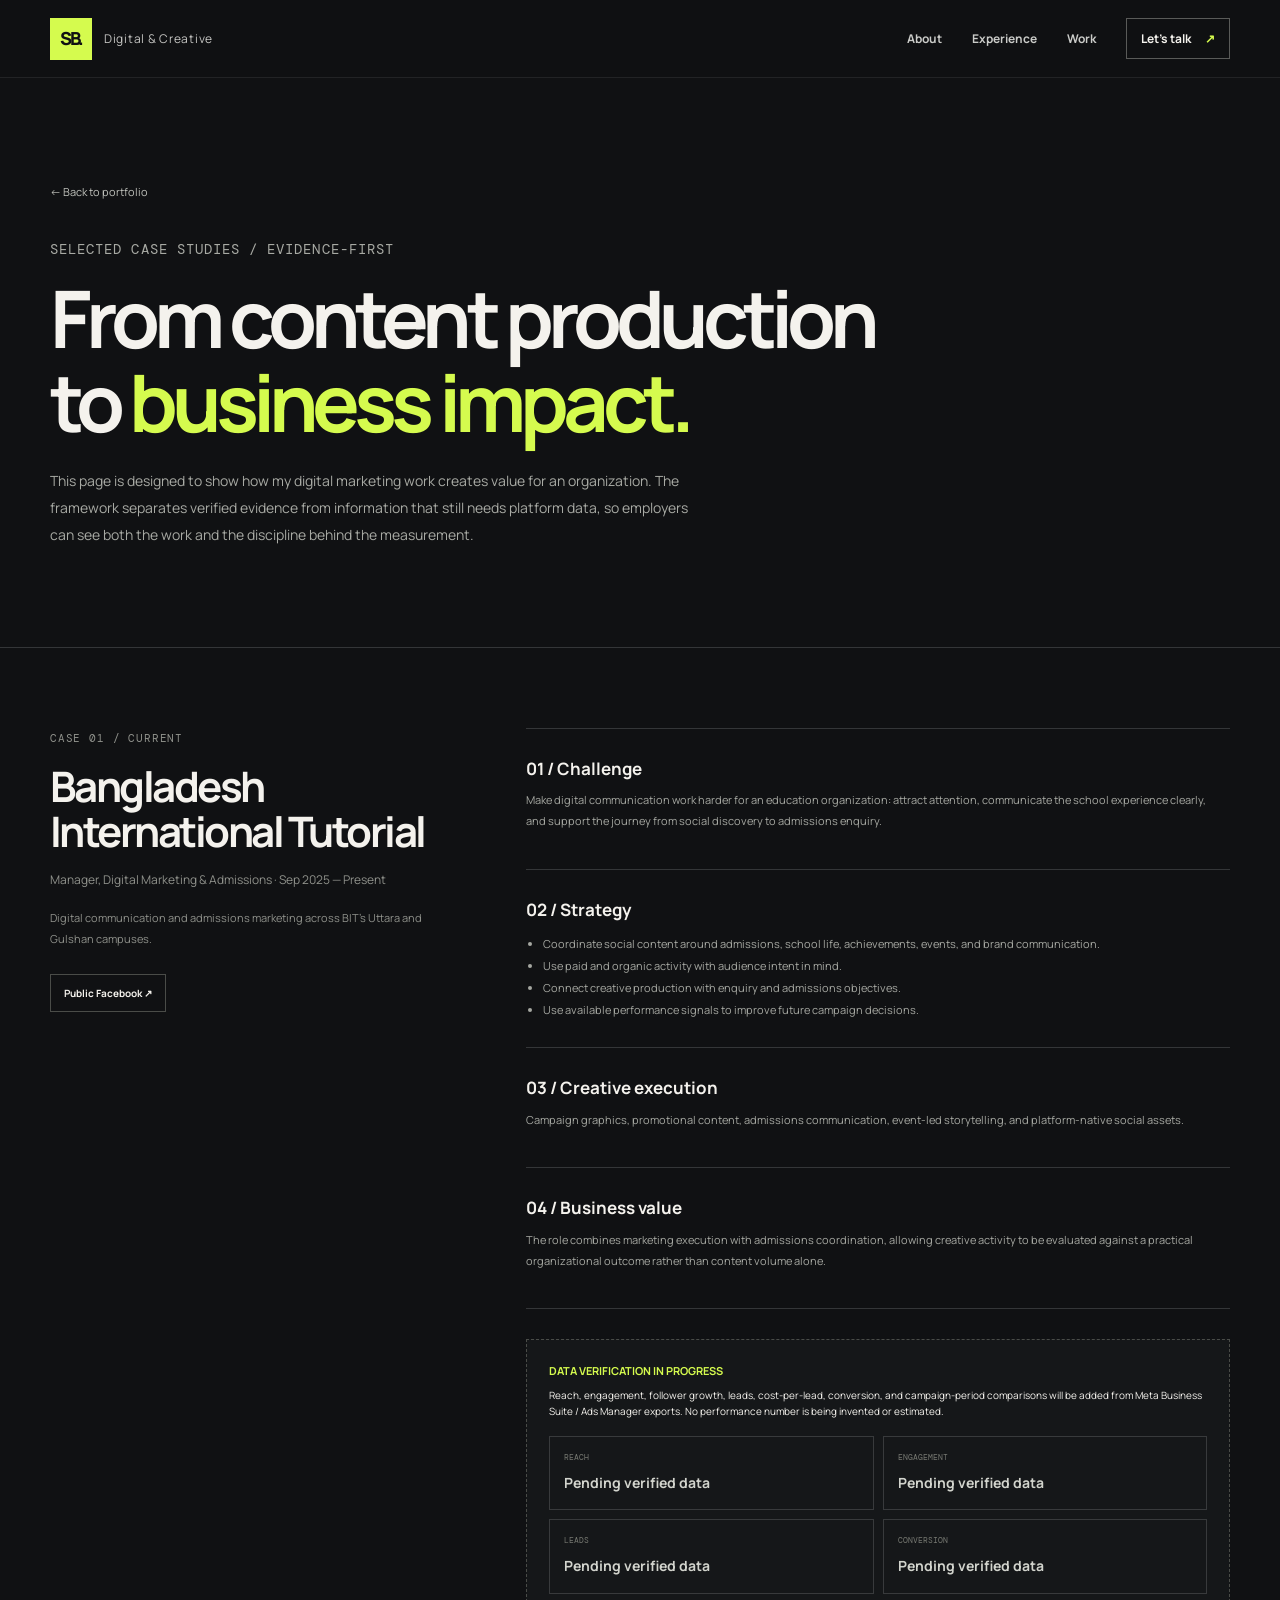
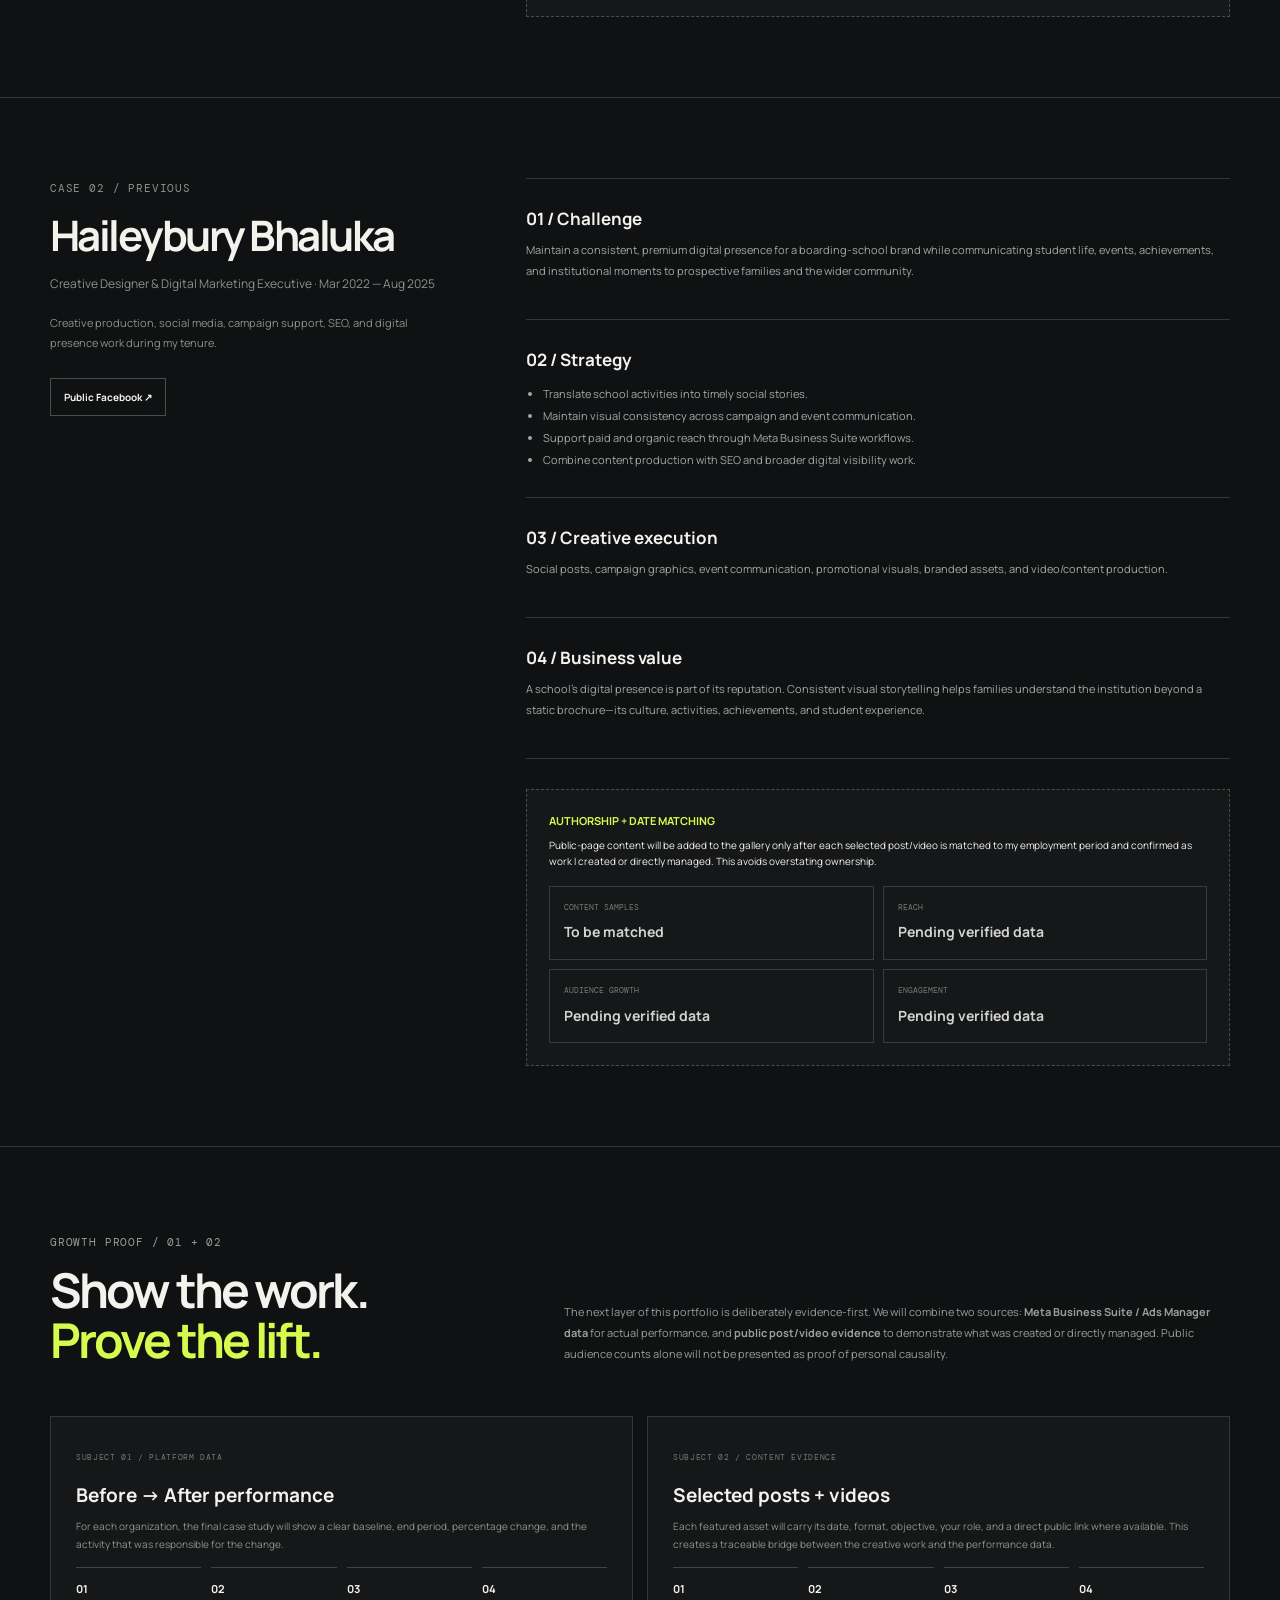
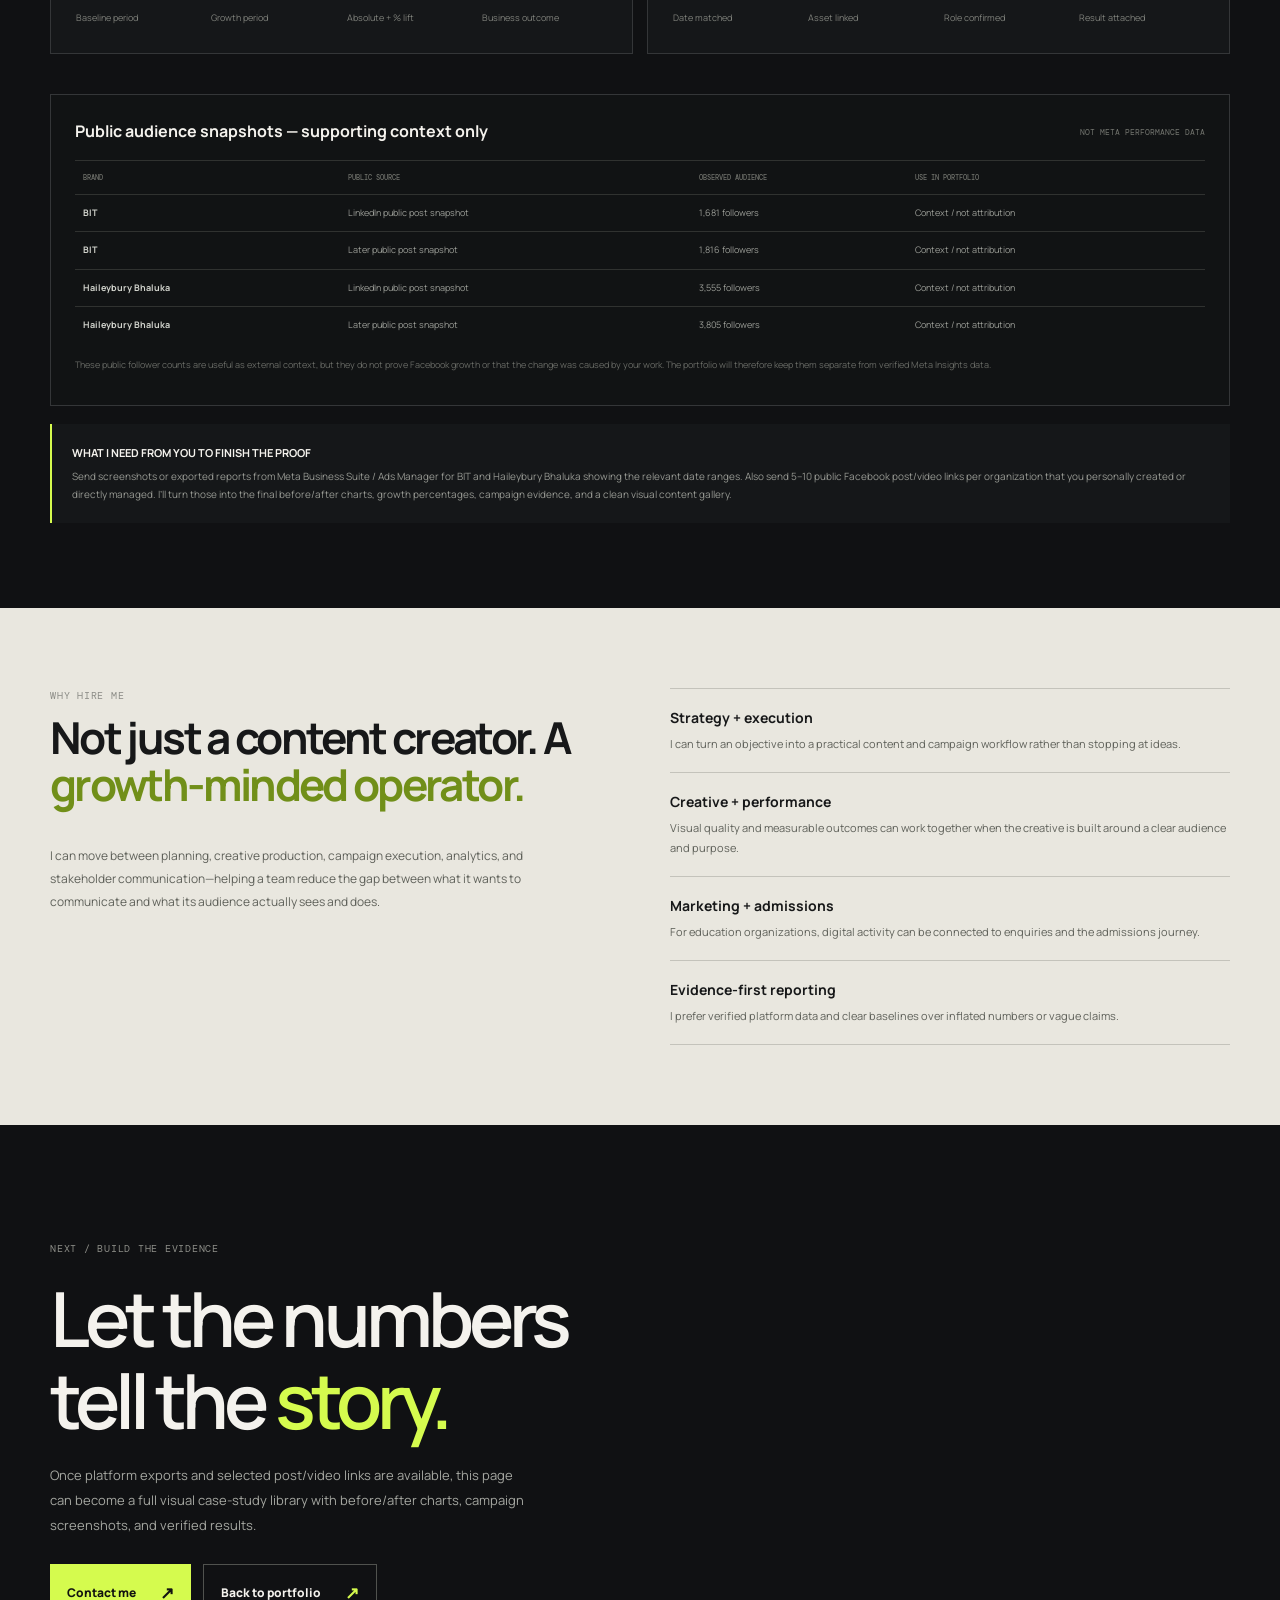
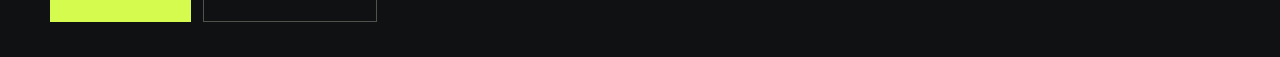
<file: case-studies.html>
<!DOCTYPE html>
<html lang="en">
<head>
  <meta charset="UTF-8">
  <meta name="viewport" content="width=device-width, initial-scale=1.0">
  <meta name="description" content="Sonjibon Barua — selected digital marketing and creative case studies from BIT and Haileybury Bhaluka.">
  <title>Case Studies — Sonjibon Barua</title>
  <link rel="preconnect" href="https://fonts.googleapis.com">
  <link rel="preconnect" href="https://fonts.gstatic.com" crossorigin>
  <link href="https://fonts.googleapis.com/css2?family=DM+Mono:wght@400;500&family=Manrope:wght@400;500;600;700;800&display=swap" rel="stylesheet">
  <link rel="stylesheet" href="styles.css">
  <style>
    .case-hero{padding:100px 0 85px}.case-hero h1{max-width:900px}.case-hero p{max-width:650px;color:#a8aaa4;font-size:14px;line-height:1.9}.back-link{display:inline-flex;gap:12px;margin-bottom:35px;font-size:11px;color:#bfc1bb}.case{padding:80px 0;border-top:1px solid #343638}.case-grid{display:grid;grid-template-columns:.72fr 1.28fr;gap:80px}.case-side{position:sticky;top:105px;align-self:start}.case-side h2{font-size:42px;line-height:1.08;letter-spacing:-.06em;margin:15px 0}.case-side .company{font-size:12px}.case-side p{font-size:11px;color:#8f918b;line-height:1.85}.case-main{border-top:1px solid #343638}.case-block{padding:26px 0;border-bottom:1px solid #343638}.case-block h3{font-size:17px;margin:0 0 8px}.case-block p{font-size:11px;color:#a6a8a2;line-height:1.9;max-width:700px}.case-list{margin:10px 0 0;padding-left:17px;color:#a6a8a2;font-size:11px;line-height:2}.evidence{margin-top:30px;padding:22px;border:1px dashed #4a4c48;background:#151719}.evidence strong{display:block;color:var(--accent);font-size:11px;margin-bottom:7px}.evidence p{margin:0;font-size:10px}.metric-grid{display:grid;grid-template-columns:repeat(2,1fr);gap:9px;margin-top:17px}.metric{border:1px solid #383a3c;padding:14px}.metric span{display:block;font-family:var(--mono);font-size:8px;color:#777972;margin-bottom:6px}.metric b{font-size:14px;color:#d2d4cd}.value-band{background:var(--paper);color:var(--dark-ink);padding:80px 0}.value-grid{display:grid;grid-template-columns:1fr 1fr;gap:60px}.value-grid h2{font-size:44px;line-height:1.08;letter-spacing:-.06em}.value-grid h2 em{color:#718f19;font-style:normal}.value-list{border-top:1px solid #c4c3bb}.value-item{padding:18px 0;border-bottom:1px solid #c4c3bb}.value-item h3{font-size:14px;margin-bottom:5px}.value-item p{font-size:11px;color:#5f615a;margin:0;line-height:1.8}.source-links{display:flex;gap:10px;flex-wrap:wrap;margin-top:25px}.source-links a{border:1px solid #4a4c48;padding:10px 13px;font-size:10px;font-weight:700}.source-links a:hover{background:#242625;color:var(--accent)}
    .proof{padding:85px 0;border-top:1px solid #343638}.proof-head{display:grid;grid-template-columns:.8fr 1.2fr;gap:70px;align-items:end}.proof-head h2{font-size:48px;line-height:1.03;letter-spacing:-.06em;margin:12px 0}.proof-head h2 em{color:var(--accent);font-style:normal}.proof-head p{font-size:11px;color:#9b9d97;line-height:1.9;max-width:650px}.proof-grid{display:grid;grid-template-columns:1fr 1fr;gap:14px;margin-top:40px}.proof-card{border:1px solid #343638;padding:25px;background:#151719}.proof-card .tag{font-family:var(--mono);font-size:8px;color:#777972;letter-spacing:.08em}.proof-card h3{font-size:19px;margin:12px 0 7px}.proof-card p{font-size:10px;color:#92948e;line-height:1.8;margin:0}.proof-steps{display:grid;grid-template-columns:repeat(4,1fr);gap:10px;margin-top:14px}.proof-step{border-top:1px solid #424440;padding-top:12px}.proof-step b{display:block;font-size:11px;margin-bottom:5px}.proof-step span{font-size:9px;line-height:1.6;color:#7f817b}.snapshot{margin-top:40px;padding:24px;border:1px solid #343638;background:#111314}.snapshot-title{display:flex;justify-content:space-between;gap:20px;align-items:center}.snapshot-title h3{font-size:16px;margin:0}.snapshot-title span{font-family:var(--mono);font-size:8px;color:#73756f}.snapshot-table{width:100%;border-collapse:collapse;margin-top:15px;font-size:9px}.snapshot-table th,.snapshot-table td{text-align:left;padding:11px 8px;border-top:1px solid #303230;color:#9b9d97}.snapshot-table th{font-family:var(--mono);font-size:7px;color:#6f716b;font-weight:500}.snapshot-table td strong{color:#d1d3cc}.verification-note{margin-top:14px;font-size:9px!important;color:#686a65!important}.proof-cta{margin-top:18px;padding:20px;border-left:2px solid var(--accent);background:#151719}.proof-cta b{display:block;font-size:11px;margin-bottom:5px}.proof-cta p{margin:0;font-size:10px;color:#969892;line-height:1.8}
    @media(max-width:700px){.case-hero{padding:70px 0}.case-grid,.value-grid,.proof-head,.proof-grid{grid-template-columns:1fr;gap:35px}.case-side{position:static}.case-side h2{font-size:38px}.metric-grid{grid-template-columns:1fr}.value-grid h2{font-size:39px}.proof-head h2{font-size:39px}.proof-steps{grid-template-columns:1fr 1fr}.snapshot{overflow-x:auto}.snapshot-table{min-width:650px}}
  </style>
</head>
<body>
<header class="site-header">
  <a class="brand" href="index.html"><span class="brand-mark">SB.</span><span class="brand-label">Digital & Creative</span></a>
  <nav class="nav-links" style="display:flex"><a href="index.html#about">About</a><a href="index.html#experience">Experience</a><a href="index.html#work">Work</a><a class="nav-cta" href="index.html#contact">Let’s talk <span>↗</span></a></nav>
</header>
<main>
  <section class="case-hero section-wrap">
    <a class="back-link" href="index.html">← Back to portfolio</a>
    <p class="section-kicker">SELECTED CASE STUDIES / EVIDENCE-FIRST</p>
    <h1>From content production to <em>business impact.</em></h1>
    <p>This page is designed to show how my digital marketing work creates value for an organization. The framework separates verified evidence from information that still needs platform data, so employers can see both the work and the discipline behind the measurement.</p>
  </section>

  <section class="case" id="bit">
    <div class="section-wrap case-grid">
      <aside class="case-side">
        <p class="section-kicker">CASE 01 / CURRENT</p>
        <h2>Bangladesh International Tutorial</h2>
        <p class="company">Manager, Digital Marketing & Admissions · Sep 2025 — Present</p>
        <p>Digital communication and admissions marketing across BIT’s Uttara and Gulshan campuses.</p>
        <div class="source-links"><a href="https://www.facebook.com/bitschoolofficialpage" target="_blank" rel="noreferrer">Public Facebook ↗</a></div>
      </aside>
      <div class="case-main">
        <div class="case-block"><h3>01 / Challenge</h3><p>Make digital communication work harder for an education organization: attract attention, communicate the school experience clearly, and support the journey from social discovery to admissions enquiry.</p></div>
        <div class="case-block"><h3>02 / Strategy</h3><ul class="case-list"><li>Coordinate social content around admissions, school life, achievements, events, and brand communication.</li><li>Use paid and organic activity with audience intent in mind.</li><li>Connect creative production with enquiry and admissions objectives.</li><li>Use available performance signals to improve future campaign decisions.</li></ul></div>
        <div class="case-block"><h3>03 / Creative execution</h3><p>Campaign graphics, promotional content, admissions communication, event-led storytelling, and platform-native social assets.</p></div>
        <div class="case-block"><h3>04 / Business value</h3><p>The role combines marketing execution with admissions coordination, allowing creative activity to be evaluated against a practical organizational outcome rather than content volume alone.</p></div>
        <div class="evidence"><strong>DATA VERIFICATION IN PROGRESS</strong><p>Reach, engagement, follower growth, leads, cost-per-lead, conversion, and campaign-period comparisons will be added from Meta Business Suite / Ads Manager exports. No performance number is being invented or estimated.</p><div class="metric-grid"><div class="metric"><span>REACH</span><b>Pending verified data</b></div><div class="metric"><span>ENGAGEMENT</span><b>Pending verified data</b></div><div class="metric"><span>LEADS</span><b>Pending verified data</b></div><div class="metric"><span>CONVERSION</span><b>Pending verified data</b></div></div></div>
      </div>
    </div>
  </section>

  <section class="case" id="haileybury">
    <div class="section-wrap case-grid">
      <aside class="case-side">
        <p class="section-kicker">CASE 02 / PREVIOUS</p>
        <h2>Haileybury Bhaluka</h2>
        <p class="company">Creative Designer & Digital Marketing Executive · Mar 2022 — Aug 2025</p>
        <p>Creative production, social media, campaign support, SEO, and digital presence work during my tenure.</p>
        <div class="source-links"><a href="https://www.facebook.com/haileybury.bhaluka" target="_blank" rel="noreferrer">Public Facebook ↗</a></div>
      </aside>
      <div class="case-main">
        <div class="case-block"><h3>01 / Challenge</h3><p>Maintain a consistent, premium digital presence for a boarding-school brand while communicating student life, events, achievements, and institutional moments to prospective families and the wider community.</p></div>
        <div class="case-block"><h3>02 / Strategy</h3><ul class="case-list"><li>Translate school activities into timely social stories.</li><li>Maintain visual consistency across campaign and event communication.</li><li>Support paid and organic reach through Meta Business Suite workflows.</li><li>Combine content production with SEO and broader digital visibility work.</li></ul></div>
        <div class="case-block"><h3>03 / Creative execution</h3><p>Social posts, campaign graphics, event communication, promotional visuals, branded assets, and video/content production.</p></div>
        <div class="case-block"><h3>04 / Business value</h3><p>A school’s digital presence is part of its reputation. Consistent visual storytelling helps families understand the institution beyond a static brochure—its culture, activities, achievements, and student experience.</p></div>
        <div class="evidence"><strong>AUTHORSHIP + DATE MATCHING</strong><p>Public-page content will be added to the gallery only after each selected post/video is matched to my employment period and confirmed as work I created or directly managed. This avoids overstating ownership.</p><div class="metric-grid"><div class="metric"><span>CONTENT SAMPLES</span><b>To be matched</b></div><div class="metric"><span>REACH</span><b>Pending verified data</b></div><div class="metric"><span>AUDIENCE GROWTH</span><b>Pending verified data</b></div><div class="metric"><span>ENGAGEMENT</span><b>Pending verified data</b></div></div></div>
      </div>
    </div>
  </section>

  <section class="proof" id="growth-proof">
    <div class="section-wrap">
      <div class="proof-head">
        <div><p class="section-kicker">GROWTH PROOF / 01 + 02</p><h2>Show the work.<br><em>Prove the lift.</em></h2></div>
        <p>The next layer of this portfolio is deliberately evidence-first. We will combine two sources: <strong>Meta Business Suite / Ads Manager data</strong> for actual performance, and <strong>public post/video evidence</strong> to demonstrate what was created or directly managed. Public audience counts alone will not be presented as proof of personal causality.</p>
      </div>

      <div class="proof-grid">
        <article class="proof-card"><span class="tag">SUBJECT 01 / PLATFORM DATA</span><h3>Before → After performance</h3><p>For each organization, the final case study will show a clear baseline, end period, percentage change, and the activity that was responsible for the change.</p><div class="proof-steps"><div class="proof-step"><b>01</b><span>Baseline period</span></div><div class="proof-step"><b>02</b><span>Growth period</span></div><div class="proof-step"><b>03</b><span>Absolute + % lift</span></div><div class="proof-step"><b>04</b><span>Business outcome</span></div></div></article>
        <article class="proof-card"><span class="tag">SUBJECT 02 / CONTENT EVIDENCE</span><h3>Selected posts + videos</h3><p>Each featured asset will carry its date, format, objective, your role, and a direct public link where available. This creates a traceable bridge between the creative work and the performance data.</p><div class="proof-steps"><div class="proof-step"><b>01</b><span>Date matched</span></div><div class="proof-step"><b>02</b><span>Asset linked</span></div><div class="proof-step"><b>03</b><span>Role confirmed</span></div><div class="proof-step"><b>04</b><span>Result attached</span></div></div></article>
      </div>

      <div class="snapshot">
        <div class="snapshot-title"><h3>Public audience snapshots — supporting context only</h3><span>NOT META PERFORMANCE DATA</span></div>
        <table class="snapshot-table"><thead><tr><th>BRAND</th><th>PUBLIC SOURCE</th><th>OBSERVED AUDIENCE</th><th>USE IN PORTFOLIO</th></tr></thead><tbody><tr><td><strong>BIT</strong></td><td>LinkedIn public post snapshot</td><td>1,681 followers</td><td>Context / not attribution</td></tr><tr><td><strong>BIT</strong></td><td>Later public post snapshot</td><td>1,816 followers</td><td>Context / not attribution</td></tr><tr><td><strong>Haileybury Bhaluka</strong></td><td>LinkedIn public post snapshot</td><td>3,555 followers</td><td>Context / not attribution</td></tr><tr><td><strong>Haileybury Bhaluka</strong></td><td>Later public post snapshot</td><td>3,805 followers</td><td>Context / not attribution</td></tr></tbody></table>
        <p class="verification-note">These public follower counts are useful as external context, but they do not prove Facebook growth or that the change was caused by your work. The portfolio will therefore keep them separate from verified Meta Insights data.</p>
      </div>

      <div class="proof-cta"><b>WHAT I NEED FROM YOU TO FINISH THE PROOF</b><p>Send screenshots or exported reports from Meta Business Suite / Ads Manager for BIT and Haileybury Bhaluka showing the relevant date ranges. Also send 5–10 public Facebook post/video links per organization that you personally created or directly managed. I’ll turn those into the final before/after charts, growth percentages, campaign evidence, and a clean visual content gallery.</p></div>
    </div>
  </section>

  <section class="value-band">
    <div class="section-wrap value-grid">
      <div><p class="section-kicker">WHY HIRE ME</p><h2>Not just a content creator. A <em>growth-minded operator.</em></h2><p style="font-size:12px;line-height:1.9;color:#5f615a;max-width:480px">I can move between planning, creative production, campaign execution, analytics, and stakeholder communication—helping a team reduce the gap between what it wants to communicate and what its audience actually sees and does.</p></div>
      <div class="value-list">
        <div class="value-item"><h3>Strategy + execution</h3><p>I can turn an objective into a practical content and campaign workflow rather than stopping at ideas.</p></div>
        <div class="value-item"><h3>Creative + performance</h3><p>Visual quality and measurable outcomes can work together when the creative is built around a clear audience and purpose.</p></div>
        <div class="value-item"><h3>Marketing + admissions</h3><p>For education organizations, digital activity can be connected to enquiries and the admissions journey.</p></div>
        <div class="value-item"><h3>Evidence-first reporting</h3><p>I prefer verified platform data and clear baselines over inflated numbers or vague claims.</p></div>
      </div>
    </div>
  </section>

  <section class="contact-section"><div class="section-wrap contact-inner"><p class="section-kicker">NEXT / BUILD THE EVIDENCE</p><h2>Let the numbers<br>tell the <em>story.</em></h2><p>Once platform exports and selected post/video links are available, this page can become a full visual case-study library with before/after charts, campaign screenshots, and verified results.</p><div class="contact-actions"><a class="button button-primary" href="index.html#contact">Contact me <span>↗</span></a><a class="button button-outline" href="index.html">Back to portfolio <span>↗</span></a></div></div></section>
</main>
</body>
</html>
</file>
<file: styles.css>
:root{--bg:#101113;--panel:#17191c;--ink:#f4f2ed;--muted:#a1a3a4;--line:#343638;--accent:#d5fb4e;--coral:#ff765d;--paper:#e9e7df;--dark-ink:#171819;--font:"Manrope",sans-serif;--mono:"DM Mono",monospace}
*{box-sizing:border-box}html{scroll-behavior:smooth;scroll-padding-top:86px}body{margin:0;color:var(--ink);background:var(--bg);font-family:var(--font);line-height:1.6;overflow-x:hidden}a{color:inherit;text-decoration:none}button{font:inherit}::selection{color:var(--bg);background:var(--accent)}.section-wrap{width:min(1180px,calc(100% - 64px));margin-inline:auto}
.site-header{height:78px;padding:0 max(32px,calc((100vw - 1180px)/2));display:flex;align-items:center;justify-content:space-between;border-bottom:1px solid rgba(255,255,255,.08);position:sticky;top:0;z-index:20;background:rgba(16,17,19,.9);backdrop-filter:blur(18px)}.brand{display:flex;align-items:center;gap:12px}.brand-mark{display:grid;place-items:center;width:42px;height:42px;color:var(--bg);background:var(--accent);font-weight:800;letter-spacing:-2px;font-size:18px}.brand-label{font-size:12px;color:#c5c5c2;letter-spacing:.06em}.nav-links{display:flex;align-items:center;gap:30px;font-size:12px;font-weight:700}.nav-links a{color:#cacbc8;transition:color .2s}.nav-links a:hover{color:var(--accent)}.nav-links .nav-cta{border:1px solid #595a58;color:var(--ink);padding:10px 14px}.nav-cta span{color:var(--accent);margin-left:12px}.menu-toggle{display:none}
.hero{min-height:690px;display:grid;grid-template-columns:1.08fr .92fr;align-items:center;gap:44px;padding-top:72px;padding-bottom:74px;position:relative}.eyebrow,.section-kicker,.mono,.art-label,.art-foot,.project-type,.impact-label,.hero-bottomline,.timeline-date{font-family:var(--mono);letter-spacing:.075em;font-size:10px}.eyebrow{display:flex;align-items:center;gap:10px;color:#bbbdb8;margin-bottom:24px}.status-dot{width:7px;height:7px;background:var(--accent);border-radius:50%;box-shadow:0 0 15px rgba(213,251,78,.55)}h1,h2,h3,p{margin-top:0}h1{font-size:clamp(48px,6.2vw,82px);line-height:1.06;letter-spacing:-.075em;font-weight:700;margin-bottom:24px}h1 em,h2 em,.statement span{font-style:normal;color:var(--accent)}.hero-lede{max-width:540px;font-size:15px;line-height:1.9;color:#b8b9b6}.hero-actions{display:flex;gap:26px;align-items:center;margin-top:32px}.button{display:inline-flex;align-items:center;justify-content:space-between;gap:24px;padding:14px 17px;font-size:12px;font-weight:800;transition:transform .2s,background .2s,color .2s}.button:hover{transform:translateY(-3px)}.button span{font-size:17px}.button-primary{background:var(--accent);color:#121310}.button-primary:hover{background:#e2ff82}.text-link{display:inline-flex;align-items:center;gap:14px;border-bottom:1px solid #62645f;padding-bottom:6px;font-size:12px;font-weight:700}.text-link span{color:var(--accent)}.hero-note{display:flex;align-items:center;gap:9px;margin-top:55px;color:#aaa;font-size:10px}.hero-note .mono{color:#737570;font-size:9px}.note-separator{height:14px;width:1px;background:#494a47;margin:0 7px}
.hero-visual{min-height:430px;position:relative;display:grid;place-items:center;isolation:isolate}.hero-visual:before{content:"";position:absolute;inset:12% 7%;background:radial-gradient(ellipse,rgba(213,251,78,.14),transparent 60%);filter:blur(15px);z-index:-1}.visual-orbit{position:absolute;width:min(380px,90%);aspect-ratio:1;border:1px solid rgba(255,255,255,.12);border-radius:50%}.orbit-one{transform:rotate(-30deg) scaleY(.74);border-color:rgba(213,251,78,.45)}.orbit-two{transform:rotate(42deg) scaleY(.96);width:min(300px,74%);border-style:dashed}.visual-core{width:208px;height:208px;border-radius:50%;display:flex;flex-direction:column;justify-content:center;align-items:center;background:linear-gradient(135deg,#d9fc62,#a8cf34);color:#141610;box-shadow:0 20px 90px rgba(213,251,78,.12);transform:rotate(-8deg)}.visual-core span{font-family:var(--mono);font-size:10px;letter-spacing:.13em}.visual-core strong{font-size:42px;font-weight:400;line-height:1.3}.float-tag{position:absolute;padding:11px 14px;font-size:11px;background:#222427;border:1px solid #404247;box-shadow:0 12px 35px #0004}.tag-top{top:15%;right:0;transform:rotate(5deg)}.tag-spark{color:var(--coral);margin-right:8px}.tag-bottom{left:0;bottom:18%;transform:rotate(-4deg)}.tag-bottom span{color:var(--accent);margin-left:15px}.visual-index{position:absolute;bottom:5%;right:6%;color:#70716d}.hero-bottomline{position:absolute;bottom:22px;left:0;right:0;display:flex;gap:16px;align-items:center;color:#6f716d;font-size:9px}.scroll-line{width:80px;height:1px;background:#666762}
.intro-band{background:var(--paper);color:var(--dark-ink);padding:85px 0 88px}.intro-grid{display:grid;grid-template-columns:1fr 2fr;gap:45px}.section-kicker{color:#8c8d87;font-size:10px}.intro-grid .section-kicker{color:#53554e}.statement{font-size:clamp(25px,3.3vw,43px);line-height:1.35;max-width:800px;letter-spacing:-.04em;font-weight:600;margin-bottom:20px}.statement span{color:#718f19}.muted{color:#666862}.intro-sub{max-width:590px;font-size:13px}
.about-section{padding-top:125px;padding-bottom:128px}.section-heading{display:grid;grid-template-columns:1fr 2fr;gap:45px;margin-bottom:58px;align-items:start}.section-heading h2,.work-header h2,.impact-heading h2,.toolkit-title h2,.contact-inner h2{font-size:clamp(38px,5vw,62px);line-height:1.08;letter-spacing:-.065em;font-weight:600;margin:0}.about-content{display:grid;grid-template-columns:.9fr 1.1fr;gap:100px}.about-copy{max-width:450px;color:#aeb0ac;font-size:13px;line-height:1.95}.about-copy .large-copy{color:var(--ink);font-size:21px;font-weight:600;line-height:1.55;letter-spacing:-.025em}.about-copy .text-link{color:var(--ink);margin-top:14px}.capability-list{border-top:1px solid var(--line)}.capability{display:grid;grid-template-columns:35px 1fr 20px;align-items:start;gap:20px;padding:21px 0;border-bottom:1px solid var(--line)}.cap-num{color:var(--accent);font-family:var(--mono);font-size:10px;padding-top:5px}.capability h3{font-size:16px;margin-bottom:4px;letter-spacing:-.03em}.capability p{color:#999b97;font-size:11px;margin-bottom:0}.cap-arrow{color:#74766f}
.experience-section{padding:112px 0 120px;background:#181a1c}.experience-section .section-heading{margin-bottom:55px}.timeline{border-top:1px solid #37393b}.timeline-item{display:grid;grid-template-columns:.65fr 2fr;gap:70px;padding:35px 0 38px;border-bottom:1px solid #37393b}.timeline-date{color:#a0a29b;padding-top:7px}.timeline-top{display:flex;justify-content:space-between;gap:20px}.timeline-top h3{font-size:19px;letter-spacing:-.035em;margin-bottom:5px}.company{font-size:12px;color:var(--accent);margin-bottom:17px}.timeline-index{color:#666861;font-family:var(--mono);font-size:11px}.timeline-description{font-size:12px;line-height:1.8;color:#b6b7b2;max-width:700px}.tag-row{display:flex;gap:7px;flex-wrap:wrap;margin-top:16px}.tag-row span{border:1px solid #45474a;color:#b9bbb5;padding:5px 9px;font-size:9px}.small-note{color:#797b76;font-size:10px;margin-top:20px}
.work-section{padding-top:125px;padding-bottom:125px}.work-header{display:grid;grid-template-columns:1fr 1fr;align-items:end;gap:50px;margin-bottom:52px}.work-header h2{margin-top:12px}.work-intro{font-size:12px;line-height:1.9;color:#a8aaa4;max-width:450px;justify-self:end}.project-grid{display:grid;grid-template-columns:repeat(2,minmax(0,1fr));gap:25px;align-items:start}.project-card{min-width:0;border:1px solid #343638;padding:12px 12px 20px;background:#17191b}.project-card:nth-child(3){grid-column:1/-1}.project-art{min-height:310px;position:relative;display:flex;flex-direction:column;justify-content:space-between;padding:24px;overflow:hidden}.art-bit{background:#d7e9ff;color:#101a38}.art-bit:before{content:"";position:absolute;width:300px;height:300px;border:1px solid #8aa6ce;border-radius:50%;right:-55px;top:-60px;box-shadow:0 0 0 30px #c8defc,0 0 0 60px #c0d7f8}.art-bit:after{content:"";position:absolute;width:100px;height:100px;right:30px;bottom:45px;border-radius:50%;background:#fc775a}.art-hailey{background:#dcd6c7;color:#21231f}.art-hailey:before{content:"";position:absolute;width:360px;height:240px;right:-65px;bottom:-80px;background:#a6b5a0;border-radius:50% 50% 0 0;transform:rotate(-18deg)}.art-hailey:after{content:"";position:absolute;width:130px;height:180px;right:90px;bottom:-10px;border:1px solid #667360;transform:rotate(22deg)}.art-process{min-height:260px;background:#d5fb4e;color:#11130d}.art-label{position:relative;z-index:1;font-size:9px}.art-typography{position:relative;z-index:1;font-size:clamp(42px,5vw,66px);font-weight:800;letter-spacing:-.08em;line-height:.95;margin-top:30px}.art-typography em{color:#ff765d}.art-foot{position:relative;z-index:2;display:flex;justify-content:space-between;font-size:9px}.art-foot span:last-child{font-size:16px}.process-stack{display:flex;gap:13px;align-items:center;flex-wrap:wrap;margin:26px 0;font-family:var(--mono);font-weight:500;font-size:clamp(12px,1.8vw,20px)}.process-stack b{font-size:18px}.project-meta{display:flex;justify-content:space-between;gap:12px;padding:23px 11px 0}.project-type{color:#999b95;font-size:8px;margin-bottom:7px}.project-meta h3{font-size:17px;letter-spacing:-.035em;margin-bottom:0}.project-number{font-family:var(--mono);color:#737570;font-size:10px;padding-top:4px}.project-description{margin:15px 11px;color:#a2a49e;font-size:11px;line-height:1.85;max-width:600px}.project-link{display:flex;justify-content:space-between;align-items:center;margin:17px 11px 0;border-top:1px solid #37393b;padding-top:14px;font-size:11px;font-weight:700}.project-link span{color:var(--accent);font-size:16px}.evidence-note{margin:14px 11px 0;color:#757771;font-size:9px;line-height:1.7}.work-disclaimer{margin-top:25px;color:#7d7f79;font-size:10px;line-height:1.8;max-width:850px}
.impact-section{padding:120px 0;background:#1b1d1e}.impact-layout{display:grid;grid-template-columns:.8fr 1.2fr;gap:90px}.impact-heading h2{margin:20px 0 24px}.impact-heading>p:last-child{font-size:12px;color:#a8aaa4;line-height:1.9;max-width:360px}.impact-content{border-top:1px solid #404244}.impact-row{display:grid;grid-template-columns:35px 1fr auto;align-items:start;gap:18px;border-bottom:1px solid #404244;padding:22px 0}.impact-icon{font-size:24px;color:var(--accent)}.impact-row h3{font-size:15px;margin-bottom:5px}.impact-row p{color:#a2a49e;font-size:11px;max-width:360px;line-height:1.8;margin:0}.impact-label{color:#777973;font-size:8px;padding-top:7px}.metrics-panel{margin-top:28px;background:#111214;border:1px solid #3a3c3d;padding:25px;display:grid;grid-template-columns:1fr .9fr;gap:25px}.metrics-panel .section-kicker{font-size:8px}.metrics-panel h3{font-size:19px;letter-spacing:-.04em;margin:10px 0}.metrics-panel p:not(.section-kicker){font-size:10px;color:#9b9d97;line-height:1.85;margin:0}.metric-placeholders{display:flex;flex-direction:column;gap:9px}.metric-placeholders span{display:flex;justify-content:space-between;gap:10px;border-bottom:1px solid #343638;padding-bottom:8px;font-size:10px;color:#aaa}.metric-placeholders b{font-weight:500;color:var(--accent);text-align:right}
.toolkit-section{padding:100px 0;background:var(--paper);color:var(--dark-ink)}.toolkit-grid{display:grid;grid-template-columns:1fr 1fr;gap:70px}.toolkit-title .section-kicker{color:#66685f}.toolkit-title h2{margin-top:20px}.toolkit-title h2 em{color:#718f19}.tool-groups{border-top:1px solid #c7c6be}.tool-group{padding:19px 0;border-bottom:1px solid #c7c6be}.tool-group .mono{font-size:9px;color:#6d6e66}.tool-group p{margin:9px 0 0;font-size:13px;line-height:1.9;font-weight:600}
.contact-section{padding:116px 0 35px}.contact-inner>.section-kicker{margin-bottom:20px}.contact-inner h2{font-size:clamp(44px,6vw,76px)}.contact-inner h2 em{color:var(--accent)}.contact-inner>p:not(.section-kicker){max-width:480px;color:#a5a7a1;font-size:13px;line-height:1.9;margin-top:22px}.contact-actions{display:flex;gap:12px;flex-wrap:wrap;margin-top:27px}.button-outline{border:1px solid #50524e;color:var(--ink)}.button-outline span{color:var(--accent)}.button-outline:hover{background:#222427}.contact-footer{display:flex;justify-content:space-between;gap:20px;border-top:1px solid #393b3d;padding-top:20px;margin-top:100px;color:#747670;font-family:var(--mono);font-size:8px;letter-spacing:.07em}.contact-footer a{color:#c3c5be}
.reveal{opacity:0;transform:translateY(18px);transition:opacity .7s ease,transform .7s ease}.reveal.is-visible{opacity:1;transform:translateY(0)}
@media(max-width:900px){.nav-links{gap:16px}.hero{grid-template-columns:1fr .85fr;gap:15px}.about-content{gap:45px}.timeline-item{gap:35px}.impact-layout{gap:45px}.metrics-panel{grid-template-columns:1fr}.visual-core{width:175px;height:175px}}
@media(max-width:700px){.section-wrap{width:calc(100% - 38px)}.site-header{height:68px;padding:0 19px}.brand-mark{width:37px;height:37px}.brand-label{font-size:10px}.menu-toggle{display:flex;flex-direction:column;gap:5px;justify-content:center;background:transparent;border:0;padding:10px}.menu-toggle span{width:22px;height:1px;background:var(--ink)}.nav-links{display:none;position:absolute;left:0;right:0;top:68px;padding:22px 20px 27px;background:#17191b;border-bottom:1px solid #383a3b;flex-direction:column;align-items:stretch;gap:18px}.nav-links.is-open{display:flex}.nav-links .nav-cta{display:flex;justify-content:space-between}.hero{grid-template-columns:1fr;padding-top:70px;padding-bottom:75px;gap:10px}.hero-copy{position:relative;z-index:2}h1{font-size:clamp(48px,12vw,70px)}.hero-lede{font-size:13px}.hero-visual{min-height:340px;margin-top:0}.visual-core{width:160px;height:160px}.visual-core strong{font-size:33px}.visual-orbit{width:290px}.orbit-two{width:235px}.tag-top{right:1%;top:14%}.tag-bottom{left:0;bottom:11%}.hero-note{margin-top:35px;flex-wrap:wrap}.hero-bottomline{bottom:22px}.intro-band{padding:60px 0}.intro-grid,.section-heading,.about-content,.timeline-item,.work-header,.impact-layout,.toolkit-grid{grid-template-columns:1fr;gap:22px}.statement{font-size:29px}.about-section,.work-section{padding-top:78px;padding-bottom:82px}.section-heading{margin-bottom:34px}.section-heading h2,.work-header h2,.impact-heading h2,.toolkit-title h2{font-size:44px}.about-content{gap:35px}.experience-section{padding:78px 0}.timeline-item{gap:12px;padding:25px 0}.timeline-date{padding:0}.timeline-top h3{font-size:16px}.work-header{margin-bottom:30px}.work-intro{justify-self:start}.project-grid{grid-template-columns:1fr;gap:18px}.project-card:nth-child(3){grid-column:auto}.project-art{min-height:285px}.art-process{min-height:245px}.impact-section{padding:80px 0}.impact-layout{gap:40px}.impact-row{grid-template-columns:27px 1fr;gap:13px}.impact-label{grid-column:2}.metrics-panel{padding:20px}.toolkit-section{padding:75px 0}.toolkit-grid{gap:34px}.contact-section{padding:80px 0 24px}.contact-inner h2{font-size:47px}.contact-footer{margin-top:75px;display:grid;grid-template-columns:1fr 1fr}.contact-footer span:nth-child(2){grid-column:1/-1;grid-row:2}.contact-footer a{justify-self:end;grid-column:2;grid-row:1}}
@media(prefers-reduced-motion:reduce){html{scroll-behavior:auto}.reveal{opacity:1;transform:none;transition:none}*{transition:none!important}}
</file>
<file: theme.css>
:root{
  --bg:#0b1220;
  --panel:#121c2b;
  --ink:#f5f1e8;
  --muted:#aeb8c5;
  --line:#2a384b;
  --accent:#c9a86a;
  --accent-soft:#e2c995;
  --coral:#d88972;
  --paper:#f3efe7;
  --dark-ink:#18202b;
}

body{background:var(--bg);color:var(--ink)}
::selection{color:#0b1220;background:var(--accent-soft)}
.site-header{background:rgba(11,18,32,.92);border-bottom-color:rgba(226,201,149,.16)}
.brand-mark{background:var(--accent);color:#101721}
.brand-label{color:#cbd2dc}
.nav-links a{color:#cbd2dc}
.nav-links a:hover,.nav-cta span,.text-link span,.company,.cap-num,.impact-icon,.metric-placeholders b,.project-link span{color:var(--accent-soft)}
.nav-links .nav-cta{border-color:#566579}
.status-dot{background:var(--accent);box-shadow:0 0 15px rgba(201,168,106,.38)}
h1 em,h2 em,.statement span,.contact-inner h2 em{color:var(--accent-soft)}
.hero-visual:before{background:radial-gradient(ellipse,rgba(201,168,106,.16),transparent 62%)}
.orbit-one{border-color:rgba(201,168,106,.46)}
.visual-core{background:linear-gradient(135deg,#e2c995,#b78e50);color:#151b24;box-shadow:0 20px 90px rgba(201,168,106,.12)}
.tag-spark{color:var(--coral)}
.tag-bottom span{color:var(--accent-soft)}
.button-primary{background:var(--accent);color:#101721}
.button-primary:hover{background:var(--accent-soft)}
.intro-band{background:var(--paper);color:var(--dark-ink)}
.intro-grid .section-kicker{color:#5d625f}
.statement span{color:#8a6b39}
.experience-section,.impact-section{background:#101a29}
.project-card{background:#121c2b;border-color:#2b3a4d}
.art-process{background:linear-gradient(135deg,#d9c18d,#b58a4e);color:#151b24}
.art-typography em{color:var(--coral)}
.toolkit-section{background:var(--paper);color:var(--dark-ink)}
.toolkit-title h2 em{color:#8a6b39}
.button-outline:hover{background:#182538}
.contact-footer{border-top-color:#2b3a4d}
.proof-page,.section{background:transparent}
.metric,.card,.bench,.funnel-item,.gallery-card{background:#111b29;border-color:#2a3a4e}
.insight,.source-note{background:#152235;border-left-color:var(--accent)}
.up{color:var(--accent-soft)}
.actions a:hover{background:#1b2a3d}
.case-study-fab{background:var(--accent)!important;color:#101721!important;border-color:#101721!important}
.growth-proof-fab{background:#111b29!important;color:var(--accent-soft)!important;border-color:var(--accent)!important}

/* Premium typography */
body{font-size:16px;line-height:1.75}
p{font-size:1rem;line-height:1.8}
.hero-lede{font-size:17px;line-height:1.85;color:#c1cad5}
.eyebrow,.section-kicker,.mono,.art-label,.art-foot,.project-type,.impact-label,.hero-bottomline,.timeline-date{font-size:11px}
.brand-label{font-size:13px}
.nav-links{font-size:13px}
.about-copy{font-size:15px;line-height:1.9}
.about-copy .large-copy{font-size:23px}
.capability h3{font-size:18px}
.capability p{font-size:13px;line-height:1.7}
.timeline-top h3{font-size:21px}
.timeline-description{font-size:14px;line-height:1.85}
.tag-row span{font-size:11px;padding:6px 10px}
.work-intro,.project-description{font-size:14px;line-height:1.85}
.project-meta h3{font-size:19px}
.evidence-note,.small-note,.footer-note{font-size:11px;line-height:1.8}
.impact-heading>p:last-child,.impact-row p{font-size:14px;line-height:1.85}
.impact-row h3{font-size:18px}
.tool-group p{font-size:14px;line-height:1.8}
.contact-inner>p:not(.section-kicker){font-size:15px;line-height:1.85}

@media(max-width:700px){
  .section-wrap{width:min(100% - 38px,1180px)}
  .hero-lede{font-size:16px}
  .about-copy{font-size:14px}
  .timeline-description,.work-intro,.project-description,.impact-row p{font-size:13.5px}
  .site-header{padding-inline:19px}
}

/* Portrait hardening: use the self-contained SVG asset and remove the old WebP dependency. */
.hero-visual{background-image:none!important}
.profile-portrait{content:url('./assets/profile.svg?v=20261010-4')!important}
</file>
